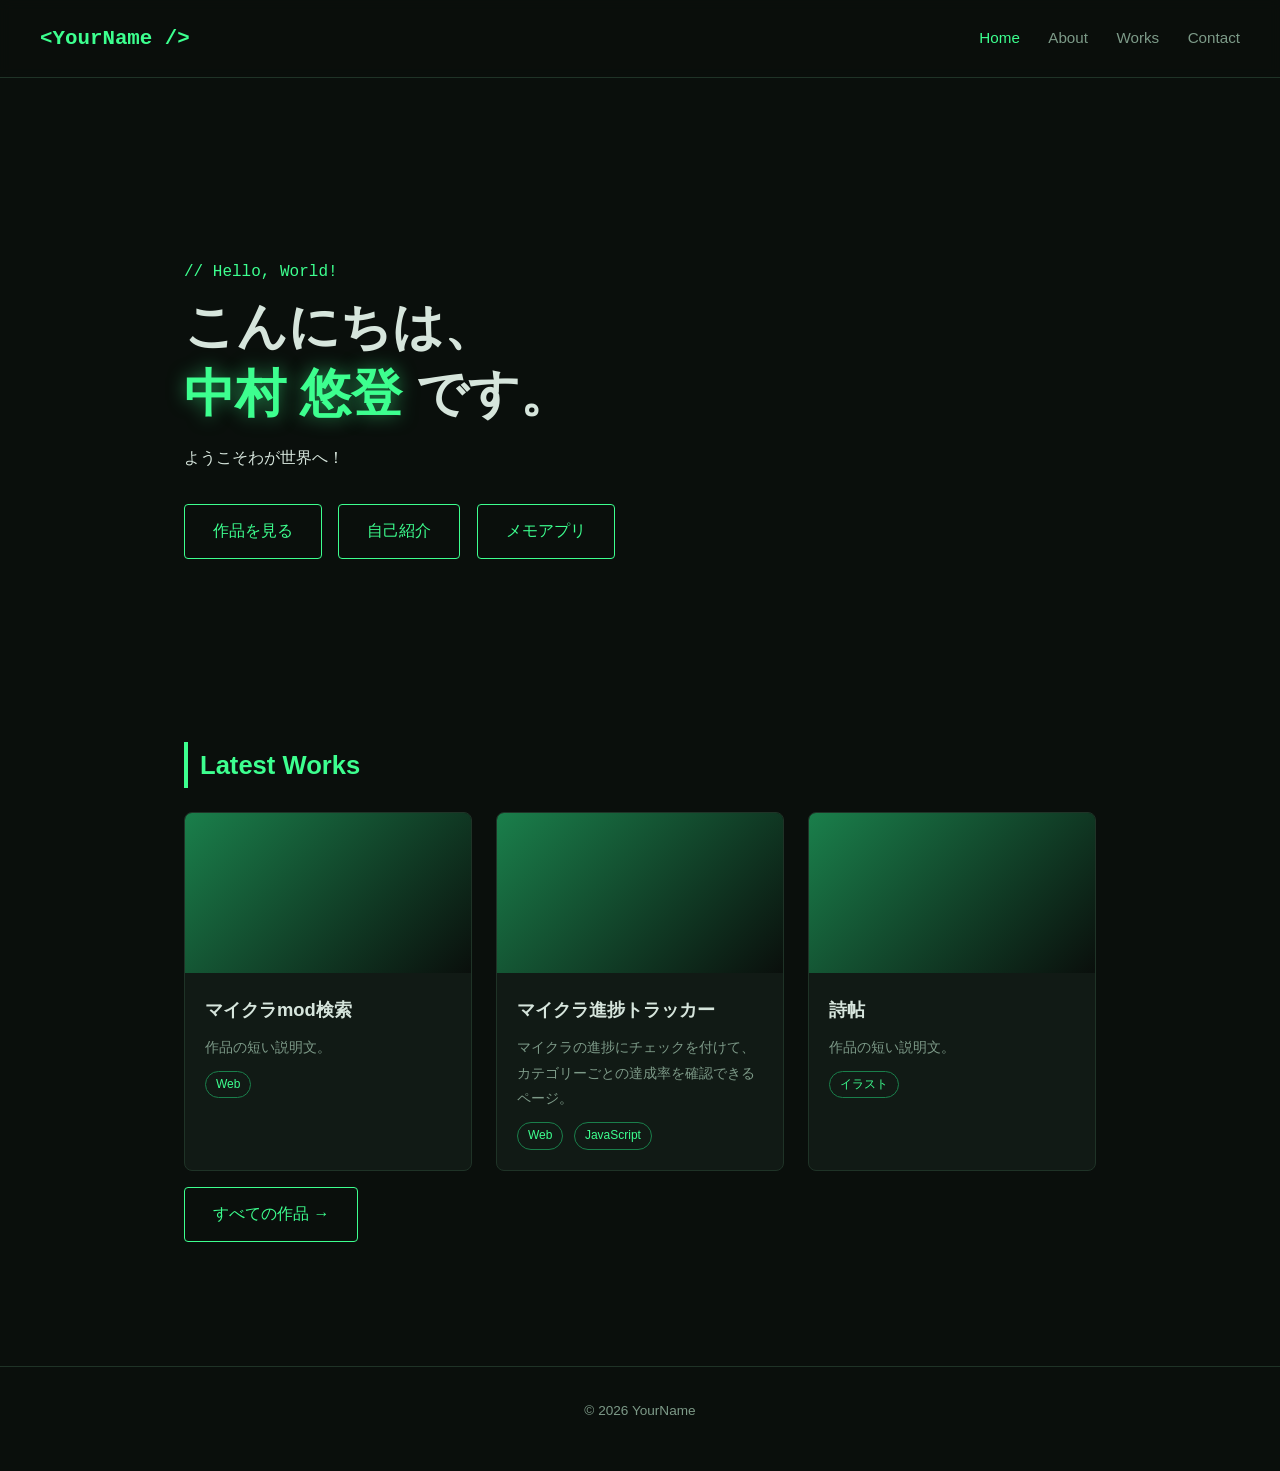
<file: index.html>
<!DOCTYPE html>
<!-- ↑ 「これはHTMLファイルです」という宣言。必ず1行目に書きます -->
<html lang="ja">

<!-- ===== head：ブラウザ向けの設定（画面には表示されない） ===== -->
<head>
  <meta charset="UTF-8">  <!-- 日本語が文字化けしないための設定 -->
  <meta name="viewport" content="width=device-width, initial-scale=1.0">  <!-- スマホ対応 -->
  <title>My Portfolio</title>  <!-- ブラウザのタブに表示される名前 -->
  <link rel="stylesheet" href="style.css">  <!-- デザインファイル(style.css)を読み込む -->
</head>

<!-- ===== body：画面に表示される中身 ===== -->
<body>

  <!-- ヘッダー（上部メニュー）。4ページとも同じ内容です -->
  <header class="header">
    <a href="index.html" class="logo">&lt;YourName /&gt;</a>
    <nav class="nav">
      <a href="index.html" class="active">Home</a>   <!-- 今いるページに class="active" -->
      <a href="about.html">About</a>
      <a href="works.html">Works</a>
      <a href="contact.html">Contact</a>
    </nav>
  </header>

  <main>

    <!-- 大きな自己紹介エリア -->
    <section class="hero">
      <p class="hero-small">// Hello, World!</p>
      <h1>こんにちは、<br><span class="glow">中村 悠登</span> です。</h1>
      <p>ようこそわが世界へ！</p>
      <div>
        <a href="works.html" class="button">作品を見る</a>
        <a href="about.html" class="button">自己紹介</a>
        <!-- メモアプリ（My notebook）へのボタン。新しいタブで開きます -->
        <a href="https://lumiere2110.github.io/My-notebook/" class="button" target="_blank">メモアプリ</a>
      </div>
    </section>

    <!-- 最新の作品（3つだけ紹介） -->
    <section>
      <h2>Latest Works</h2>
      <div class="cards">

        <a href="https://claude.ai/artifact/87Ac6ER9rVqyrskoAhkS92" class="card" target="_blank">
          <div class="card-image"></div>  <!-- 画像を入れるときは下の説明を参照 -->
          <div class="card-body">
            <h3>マイクラmod検索</h3>
            <p>作品の短い説明文。</p>
            <span class="tag">Web</span>
          </div>
        </a>

        <a href="advancements.html" class="card">
          <div class="card-image"></div>
          <div class="card-body">
            <h3>マイクラ進捗トラッカー</h3>
            <p>マイクラの進捗にチェックを付けて、カテゴリーごとの達成率を確認できるページ。</p>
            <span class="tag">Web</span>
            <span class="tag">JavaScript</span>
          </div>
        </a>

        <a href="https://claude.ai/artifact/4rUAtp9wFV2xARuPC4ooaP" class="card" target="_blank">
          <div class="card-image"></div>
          <div class="card-body">
            <h3>詩帖</h3>
            <p>作品の短い説明文。</p>
            <span class="tag">イラスト</span>
          </div>
        </a>

      </div>
      <a href="works.html" class="button">すべての作品 →</a>
    </section>

  </main>

  <!-- フッター（ページ下部） -->
  <footer class="footer">
    <p>&copy; 2026 YourName</p>
  </footer>

</body>
</html>
</file>
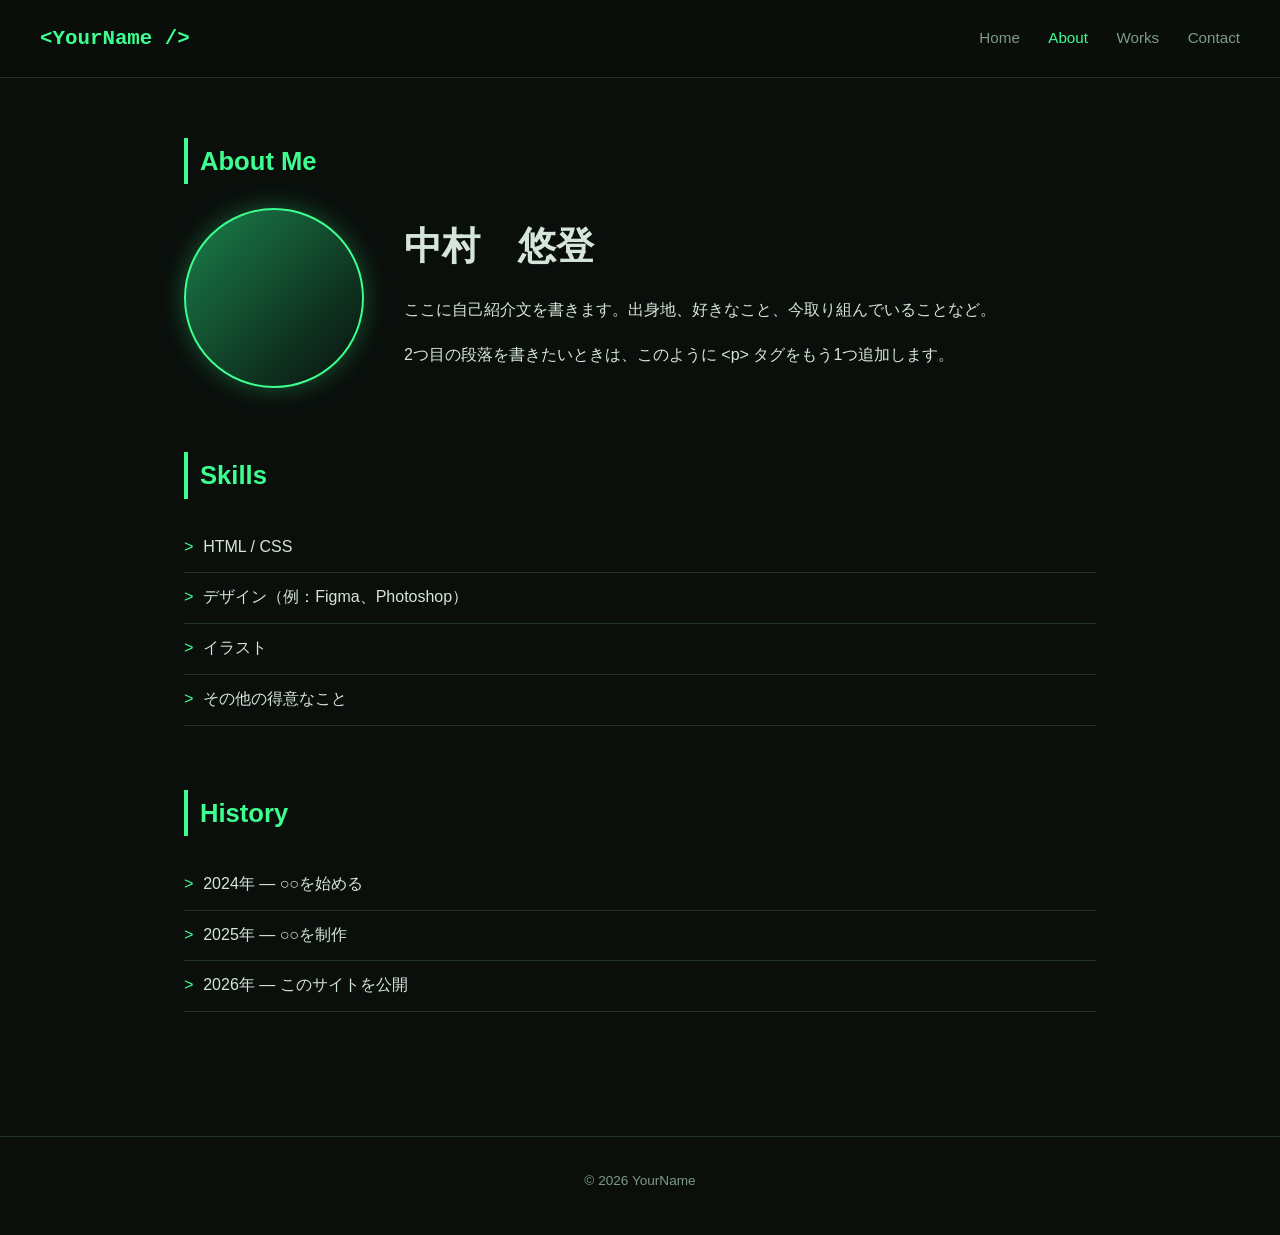
<file: about.html>
<!DOCTYPE html>
<html lang="ja">
<head>
  <meta charset="UTF-8">
  <meta name="viewport" content="width=device-width, initial-scale=1.0">
  <title>About | My Portfolio</title>
  <link rel="stylesheet" href="style.css">
</head>
<body>

  <header class="header">
    <a href="index.html" class="logo">&lt;YourName /&gt;</a>
    <nav class="nav">
      <a href="index.html">Home</a>
      <a href="about.html" class="active">About</a>
      <a href="works.html">Works</a>
      <a href="contact.html">Contact</a>
    </nav>
  </header>

  <main>

    <!-- プロフィール -->
    <section>
      <h2>About Me</h2>
      <div class="profile">
        <!-- プロフィール画像。images フォルダに写真を入れたら、
             下の行を <img src="images/profile.jpg" alt="プロフィール写真" class="profile-image"> に置き換え -->
        <div class="profile-image"></div>

        <div class="profile-text">
          <h1>中村　悠登</h1>
          <p>ここに自己紹介文を書きます。出身地、好きなこと、今取り組んでいることなど。</p>
          <p>2つ目の段落を書きたいときは、このように &lt;p&gt; タグをもう1つ追加します。</p>
        </div>
      </div>
    </section>

    <!-- スキル一覧。<li>〜</li> を増やすと項目が増えます -->
    <section>
      <h2>Skills</h2>
      <ul class="skills">
        <li>HTML / CSS</li>
        <li>デザイン（例：Figma、Photoshop）</li>
        <li>イラスト</li>
        <li>その他の得意なこと</li>
      </ul>
    </section>

    <!-- 経歴 -->
    <section>
      <h2>History</h2>
      <ul class="skills">
        <li>2024年 ― ○○を始める</li>
        <li>2025年 ― ○○を制作</li>
        <li>2026年 ― このサイトを公開</li>
      </ul>
    </section>

  </main>

  <footer class="footer">
    <p>&copy; 2026 YourName</p>
  </footer>

</body>
</html>
</file>
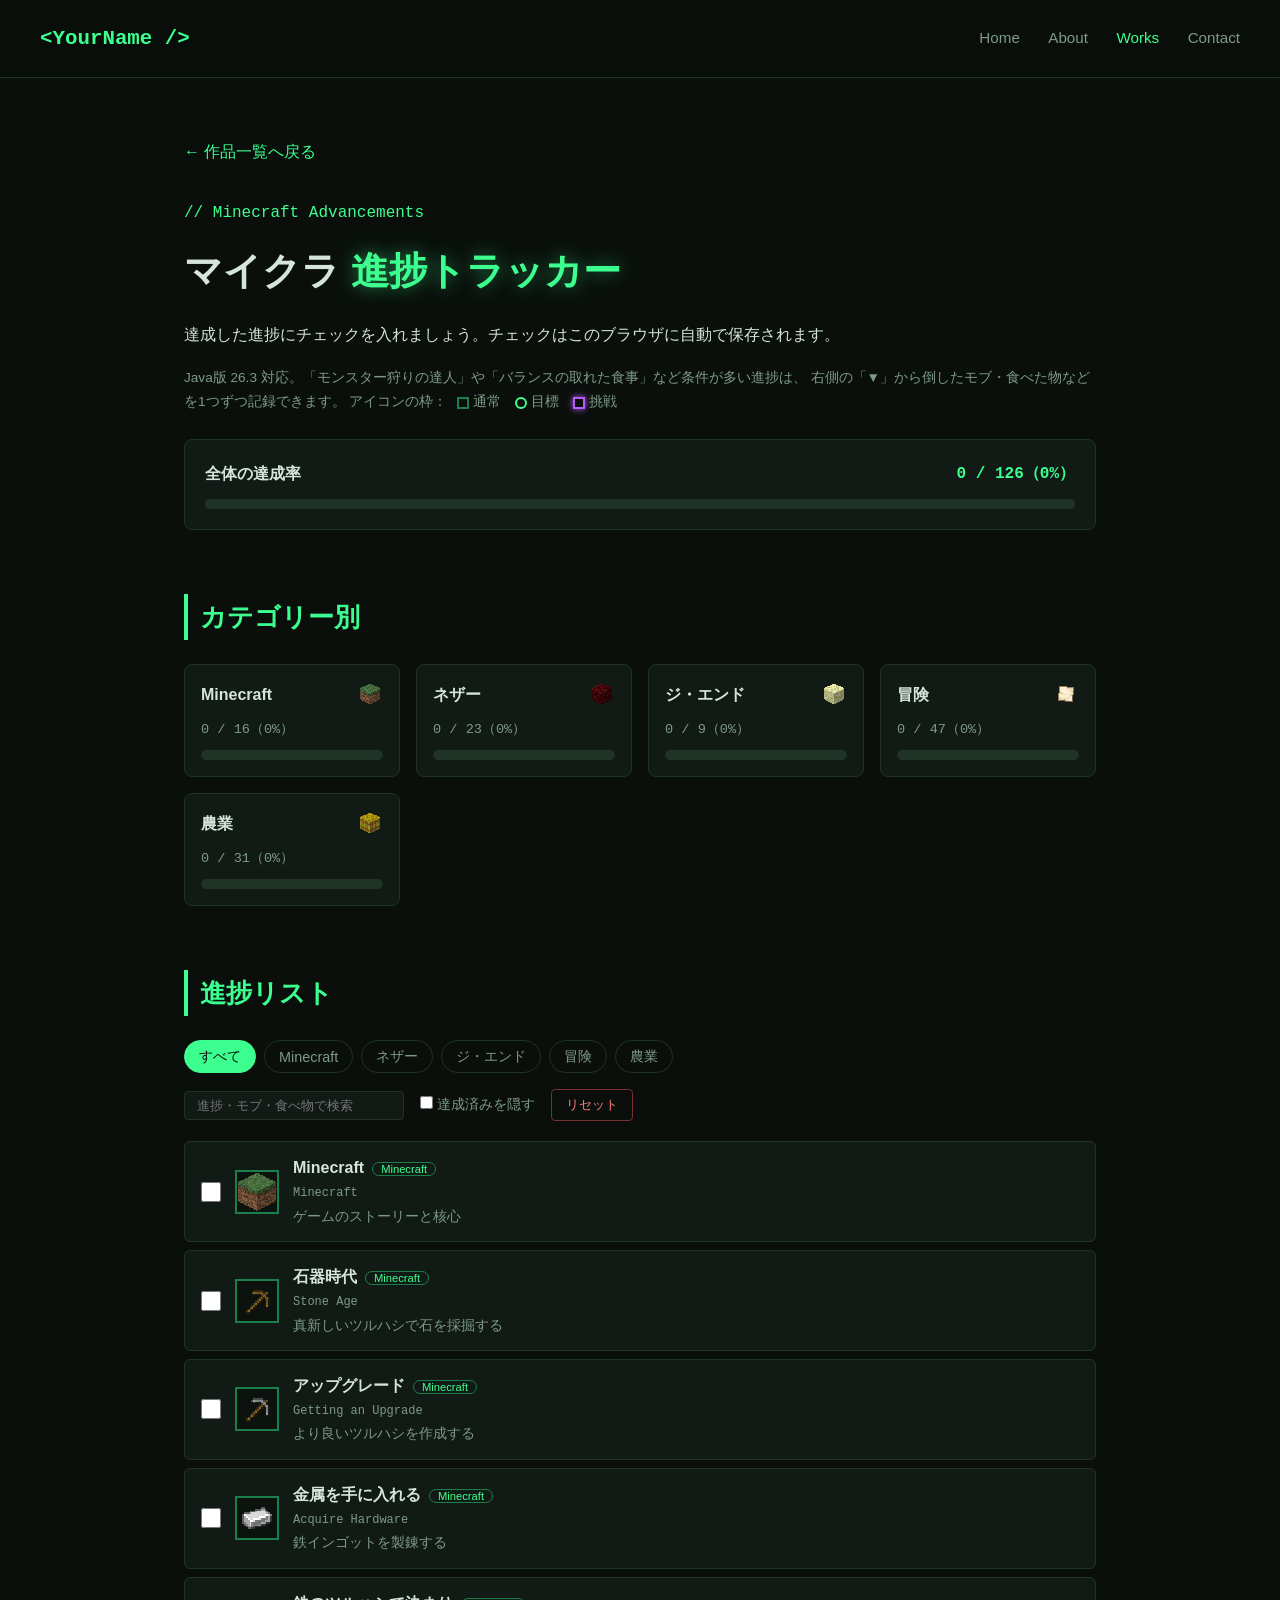
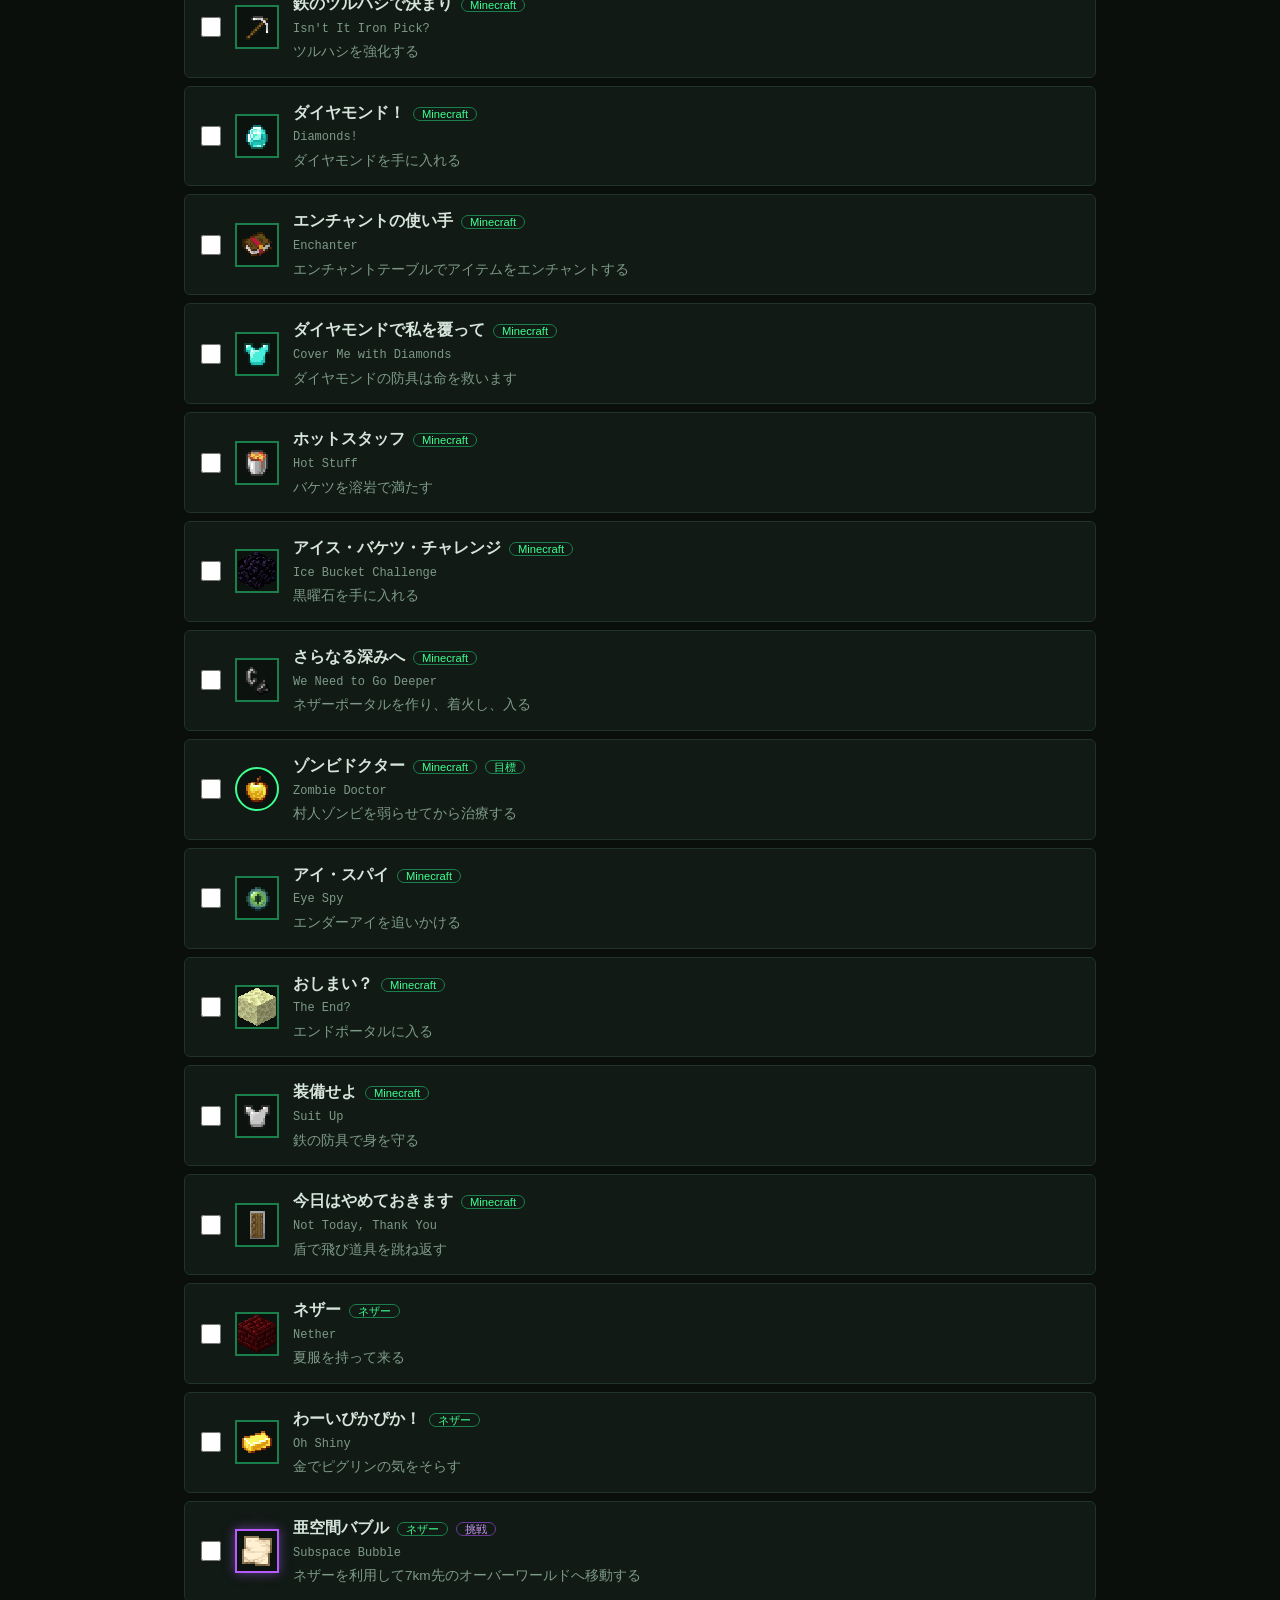
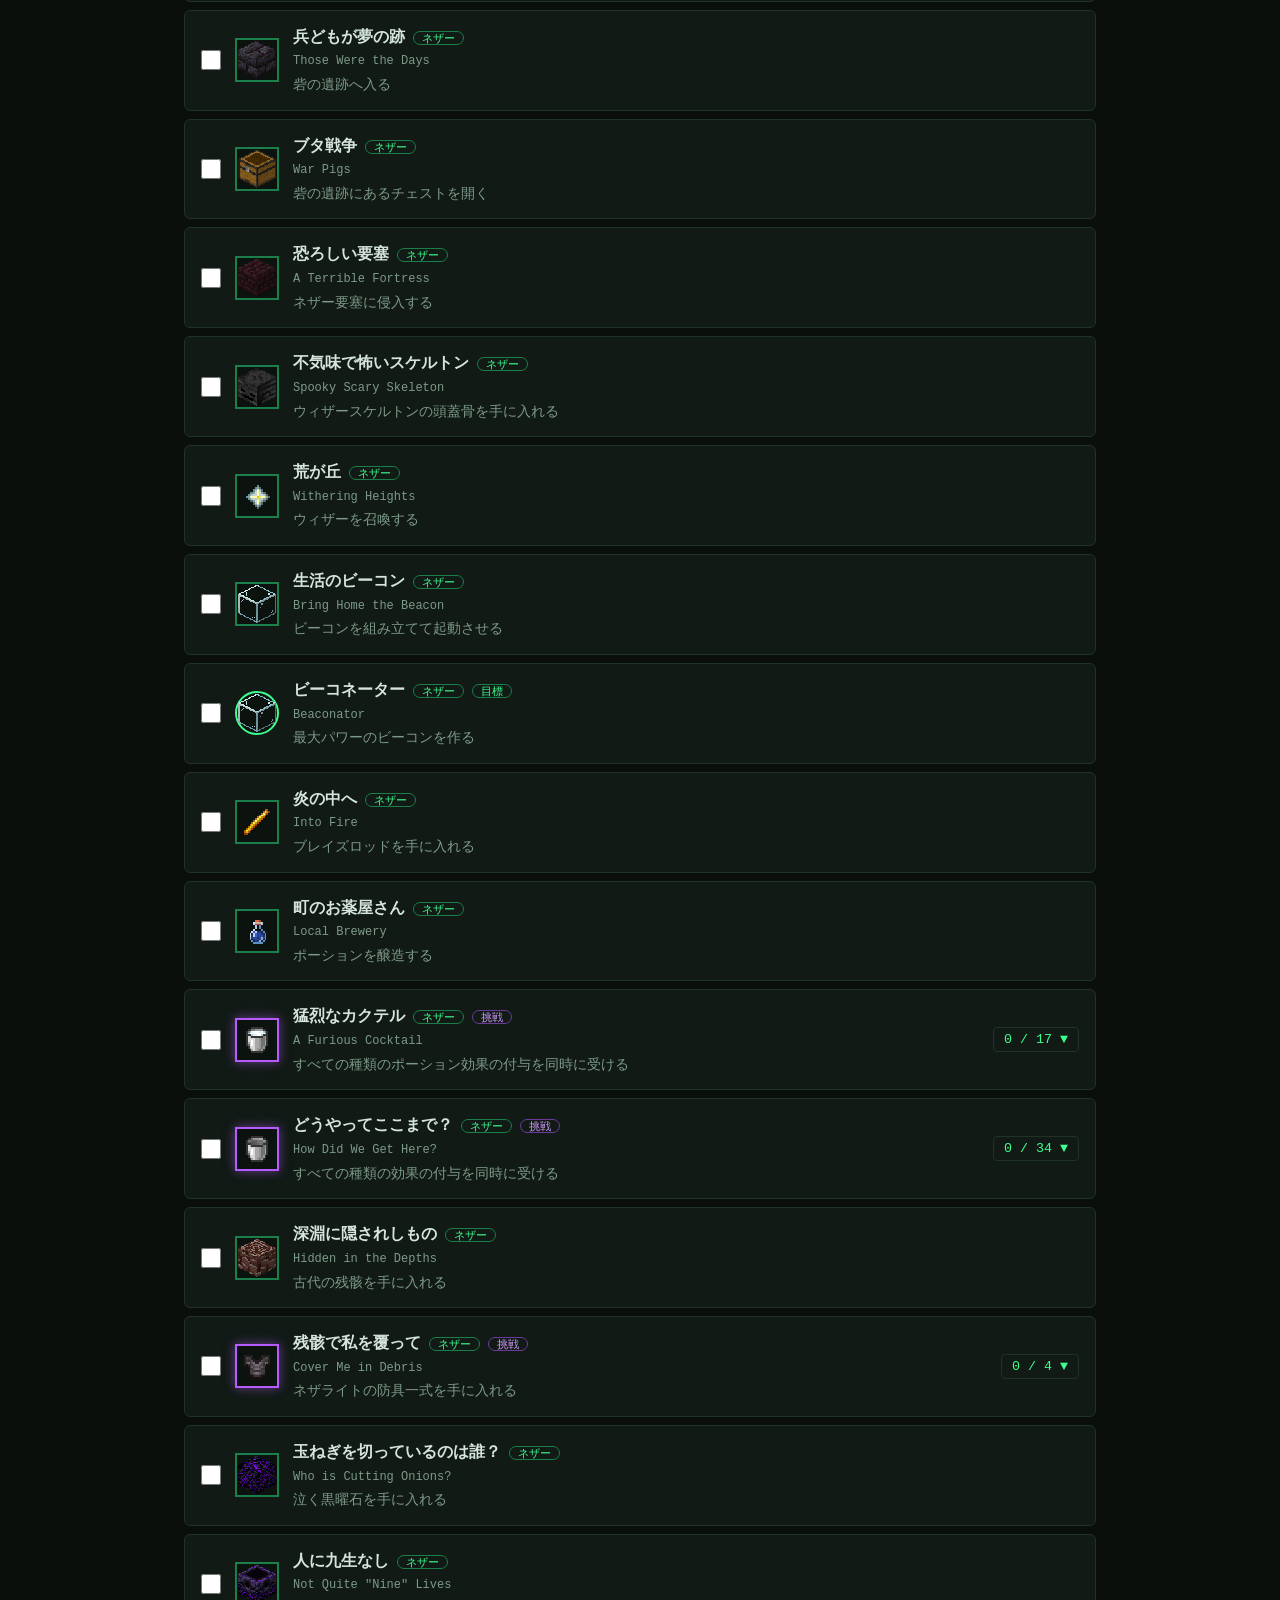
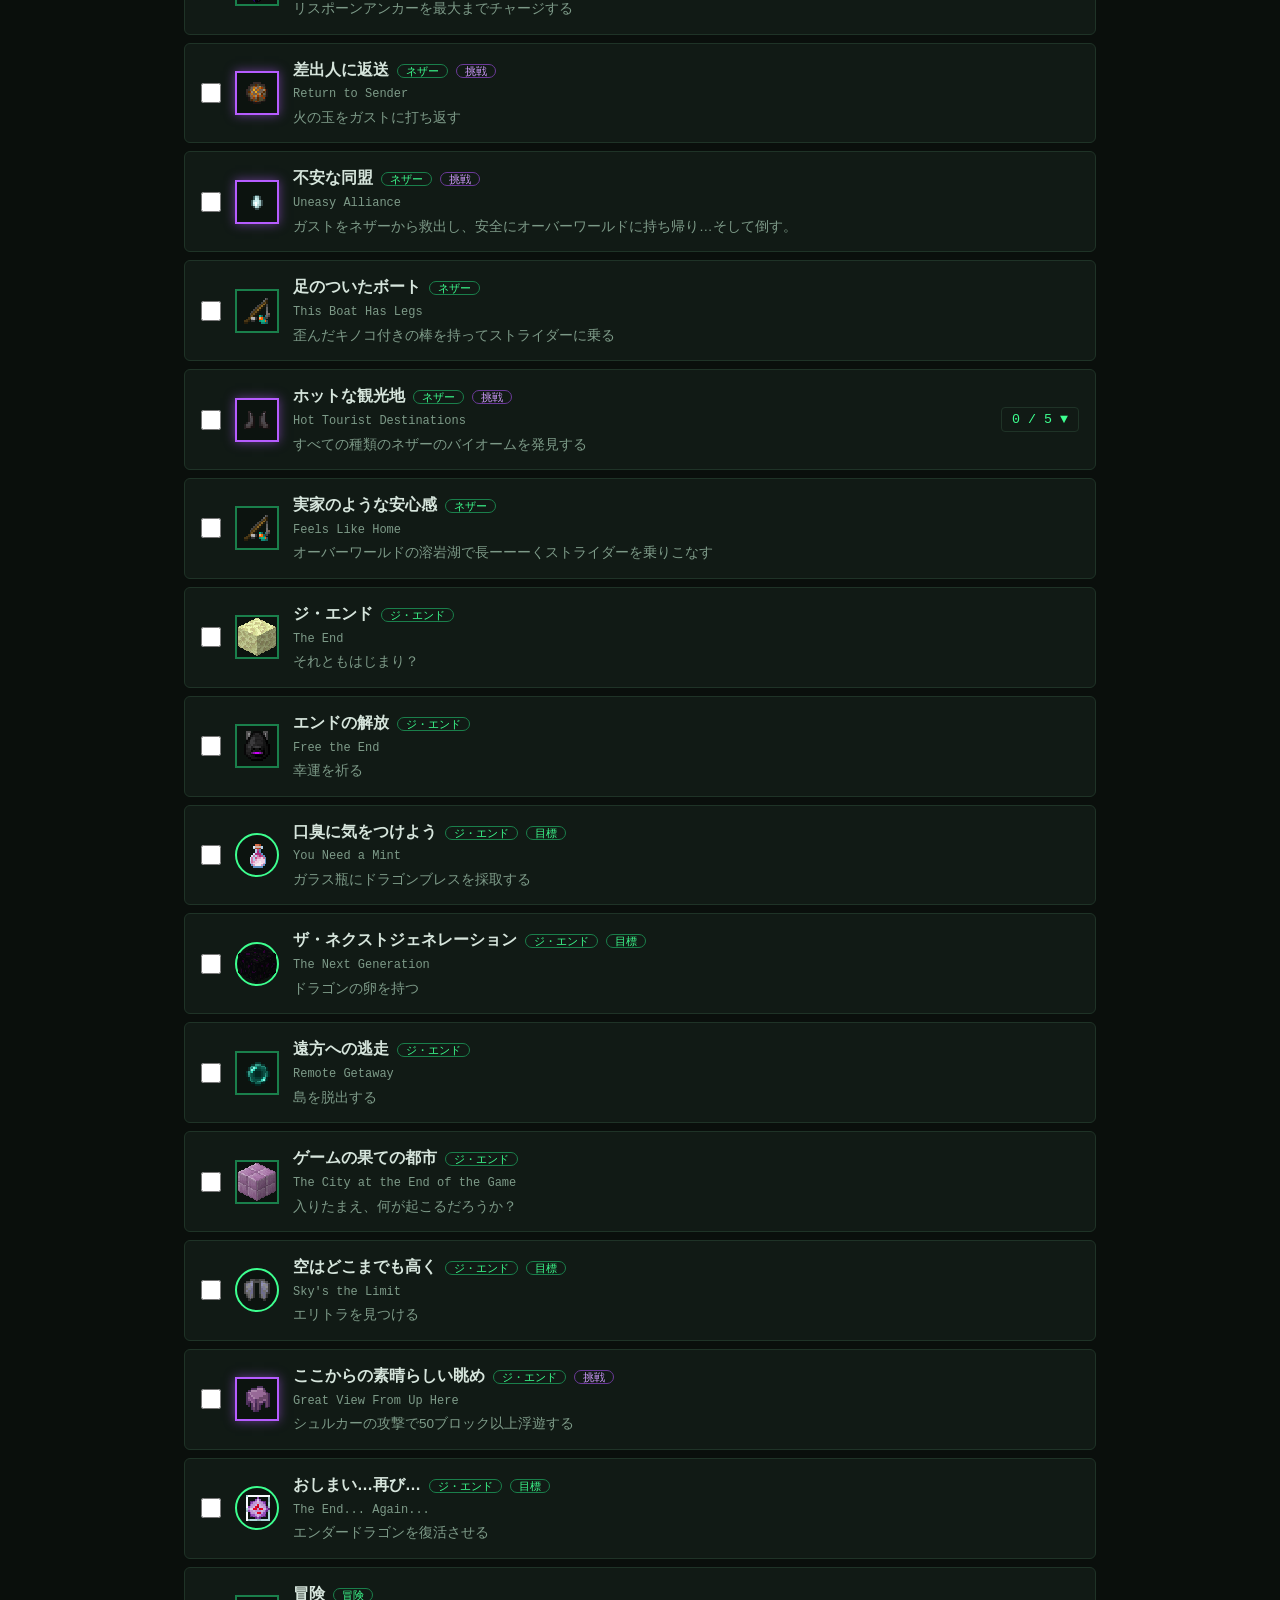
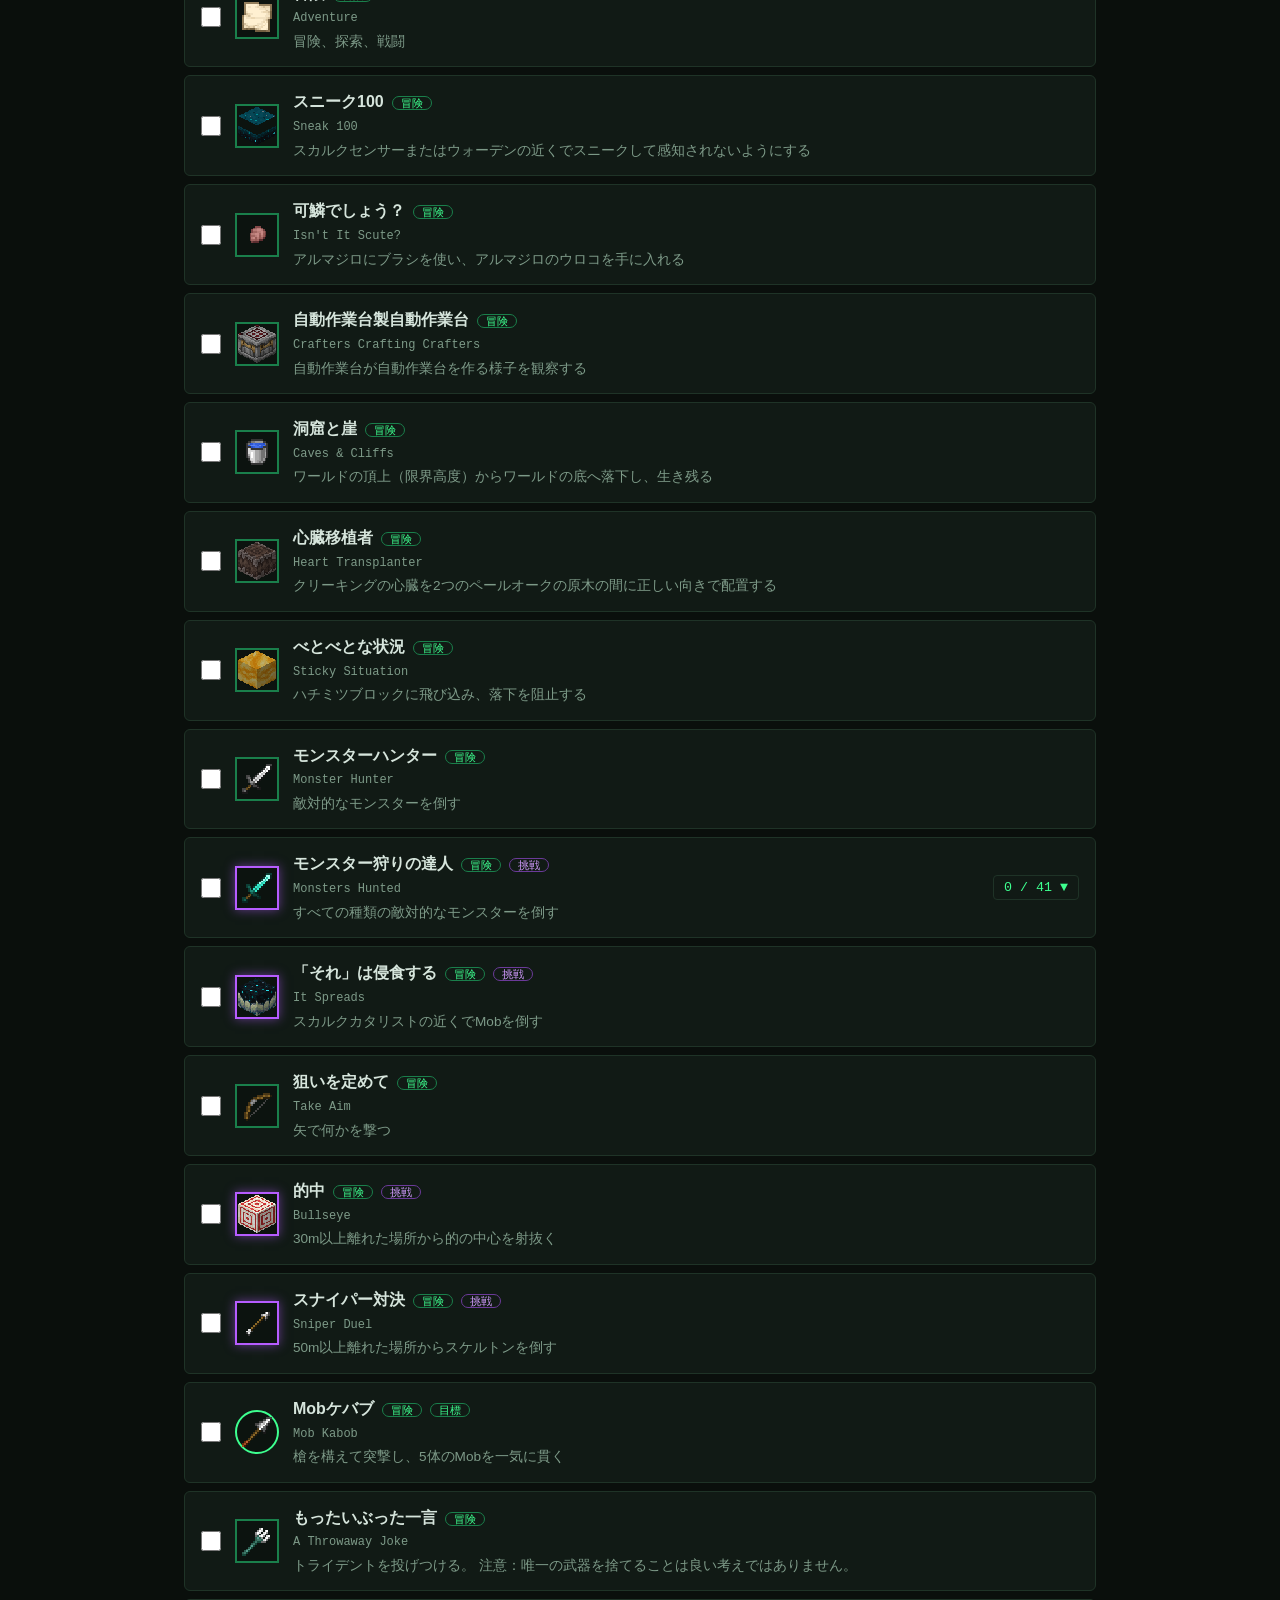
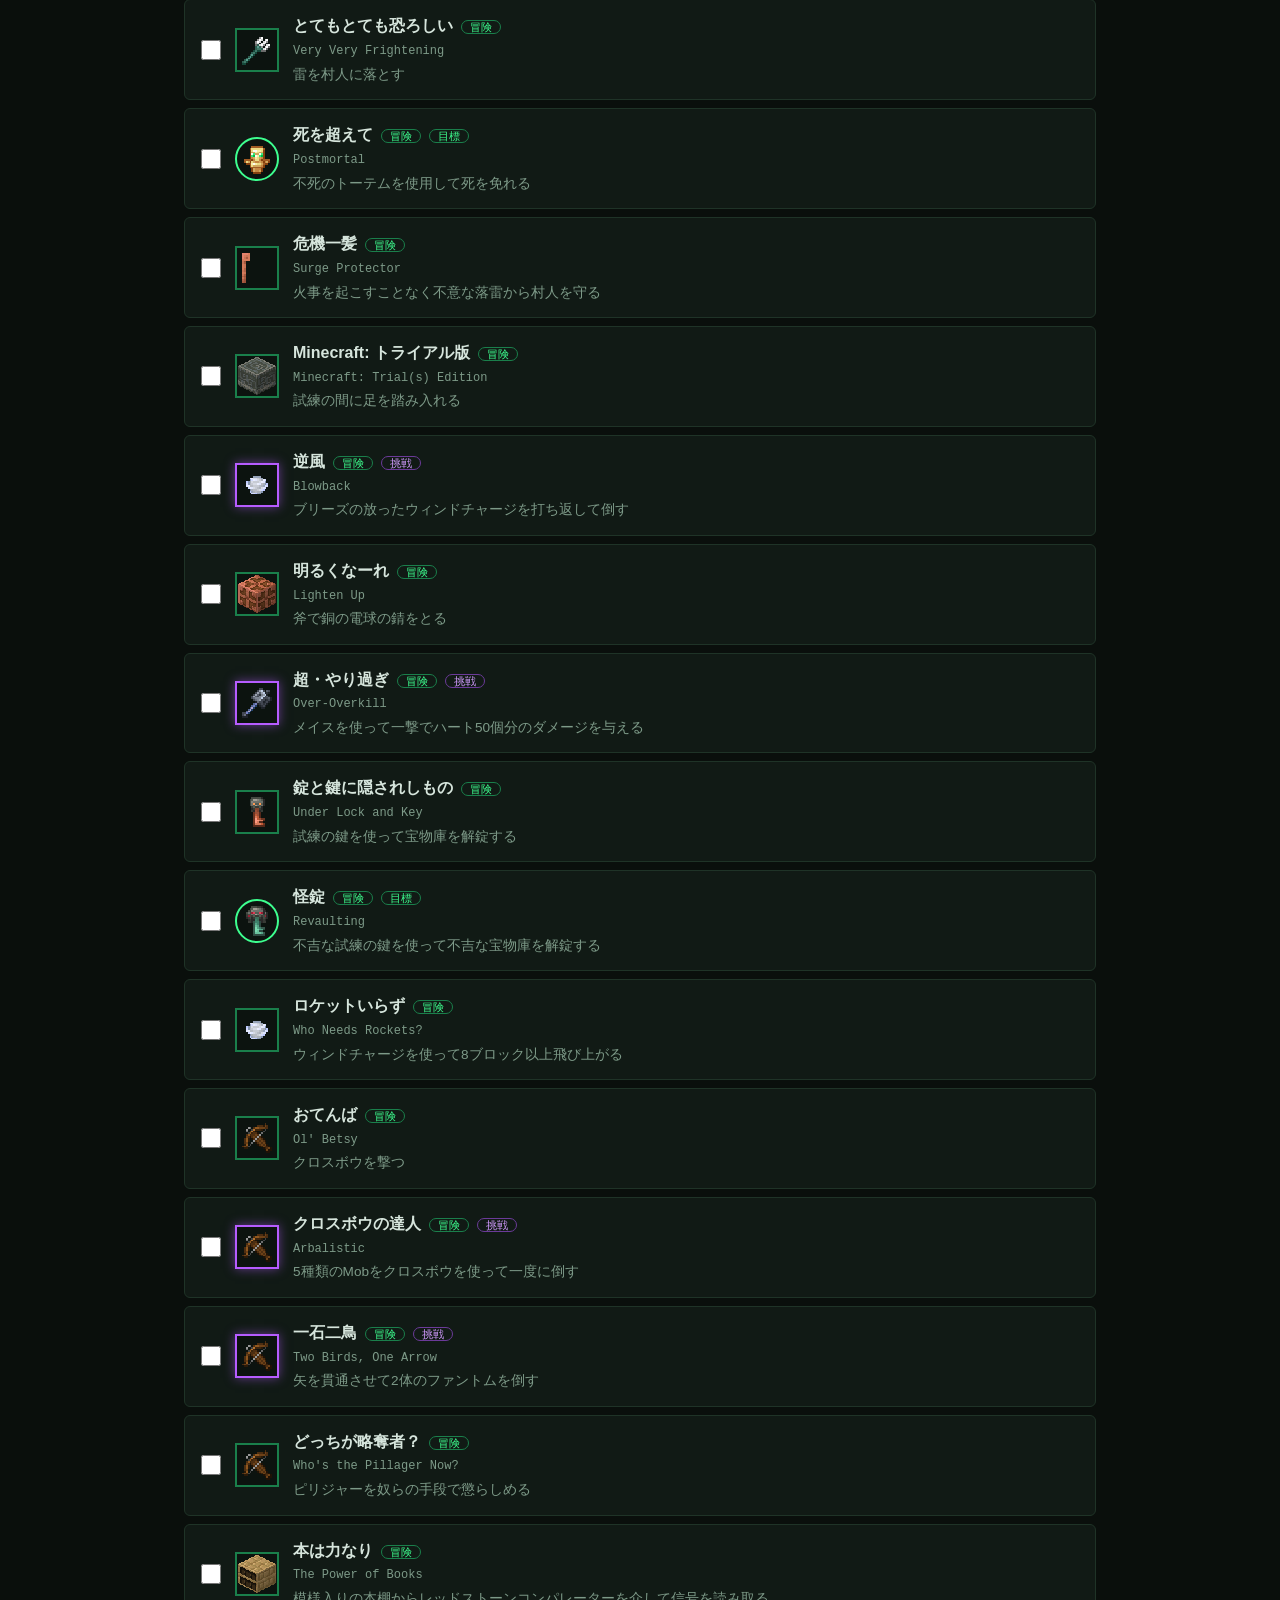
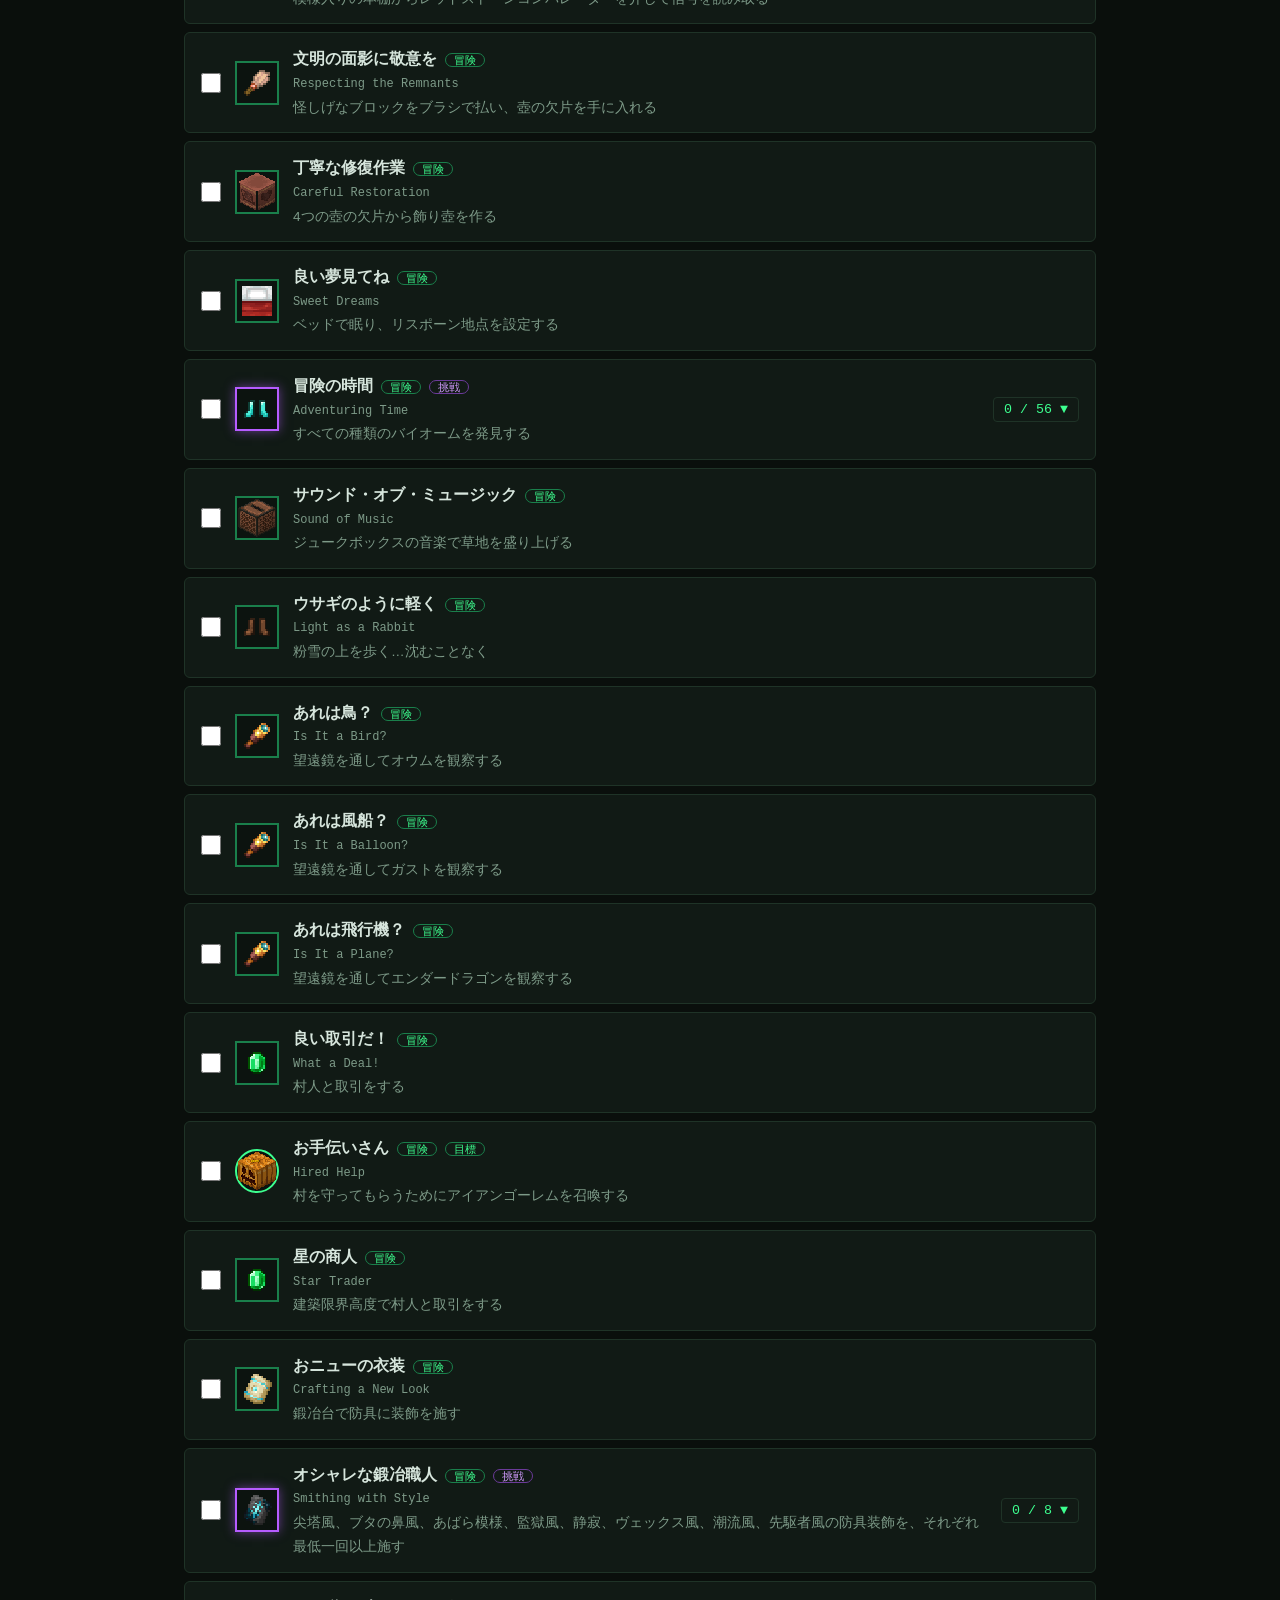
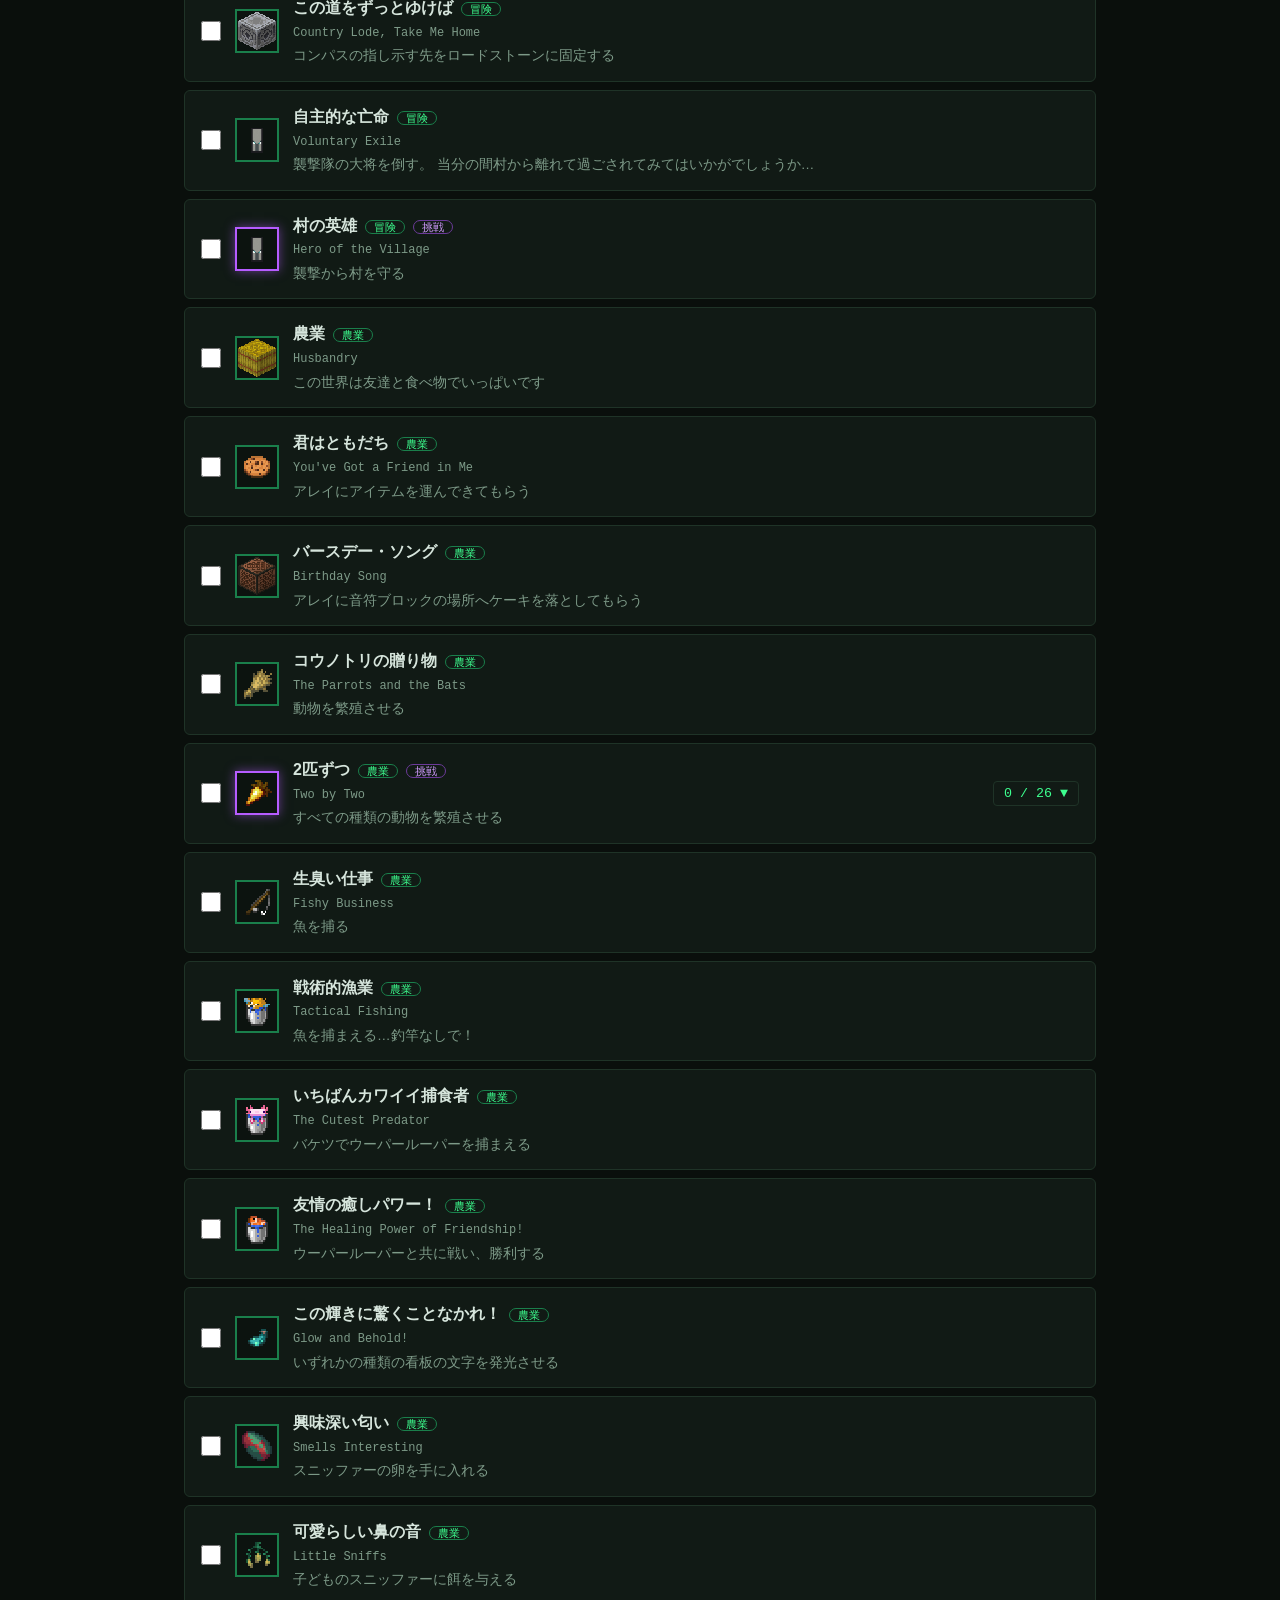
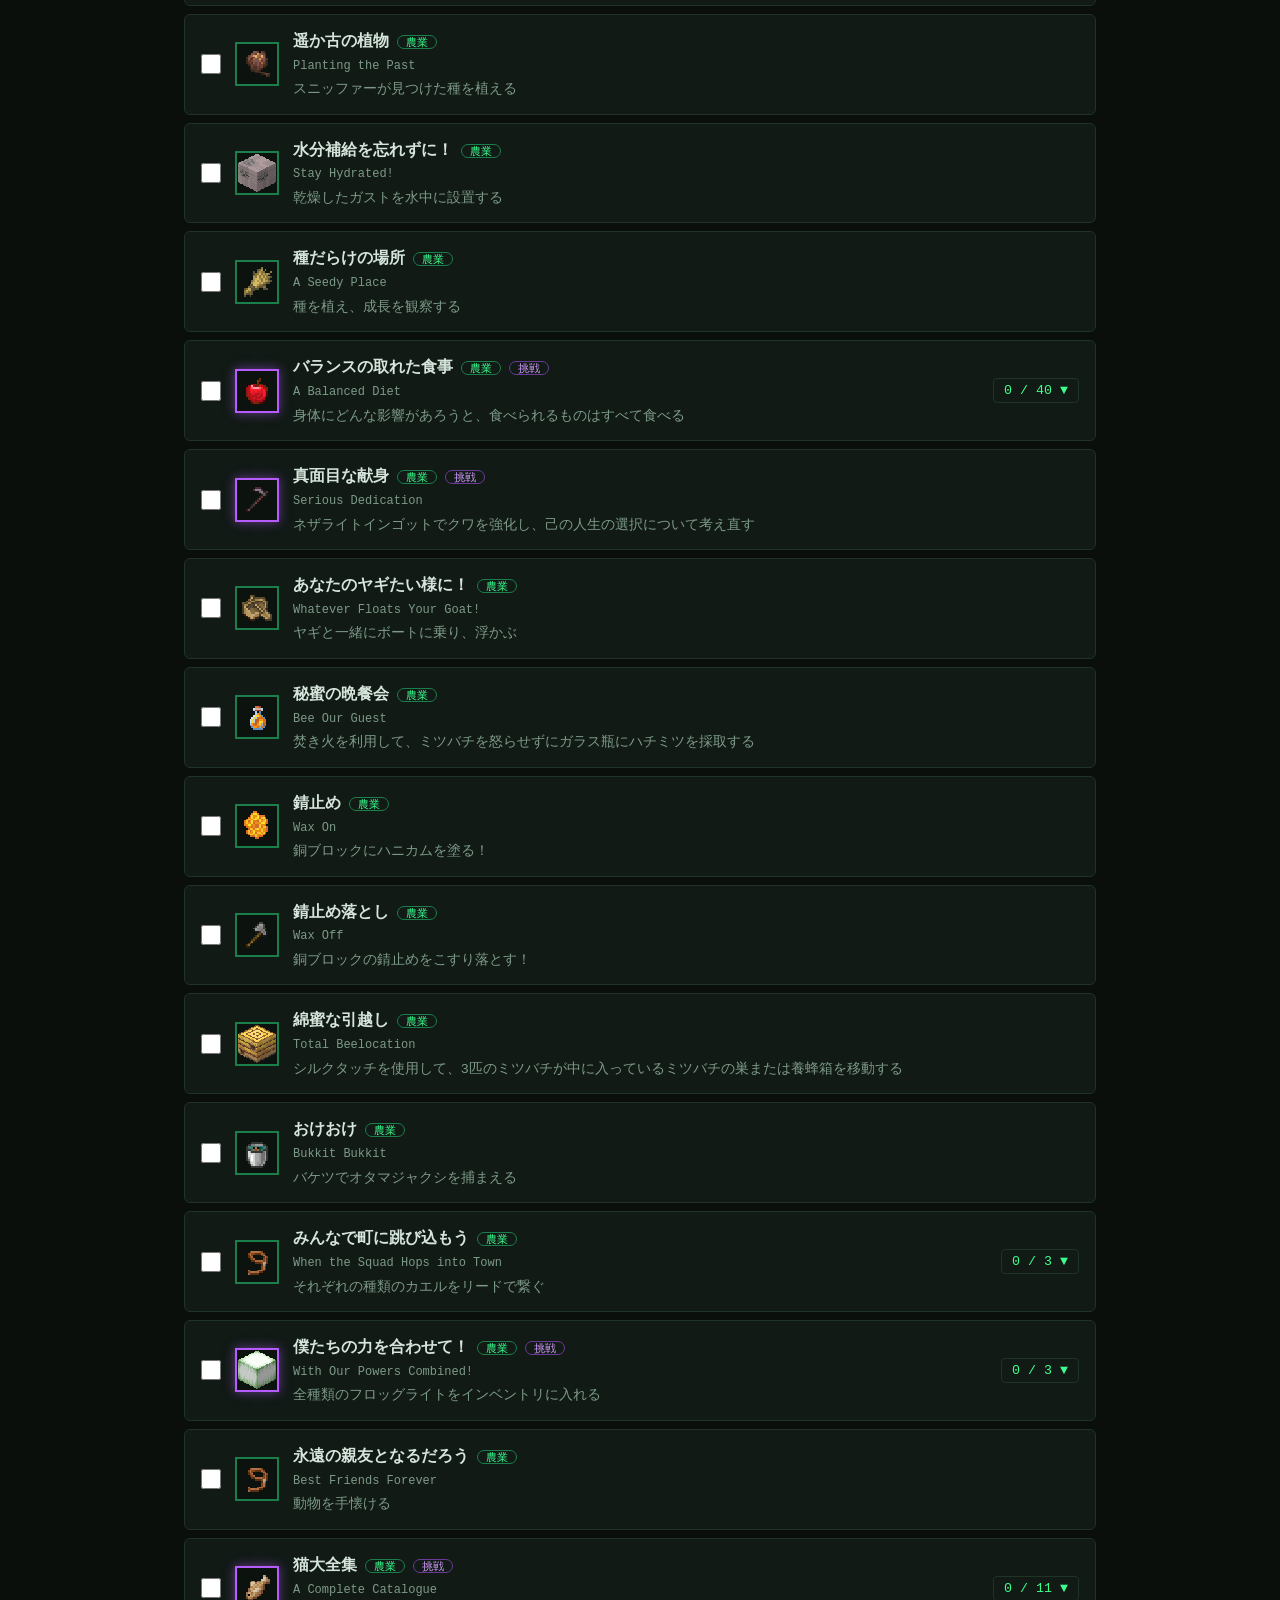
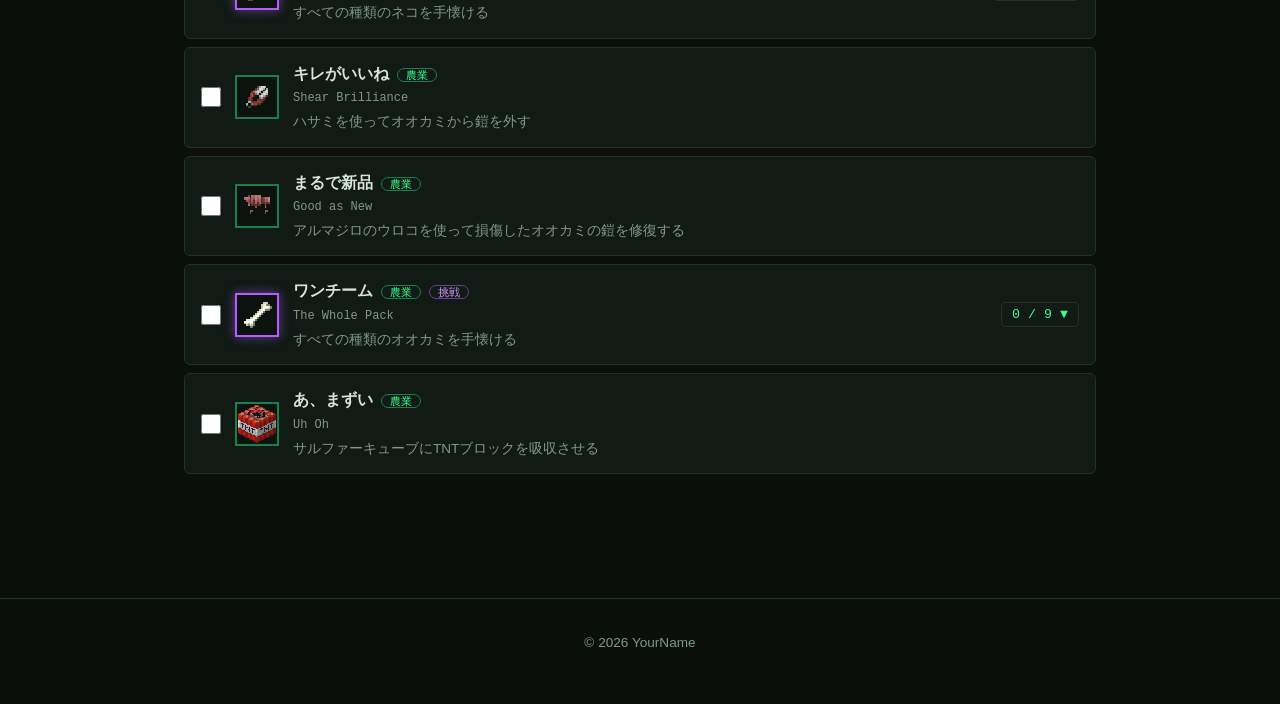
<file: advancements.html>
<!DOCTYPE html>
<html lang="ja">
<head>
  <meta charset="UTF-8">
  <meta name="viewport" content="width=device-width, initial-scale=1.0">
  <title>マイクラ進捗トラッカー</title>
  <link rel="stylesheet" href="style.css">          <!-- サイト共通のデザイン -->
  <link rel="stylesheet" href="advancements.css">   <!-- このページ専用のデザイン -->
</head>
<body>

  <header class="header">
    <a href="index.html" class="logo">&lt;YourName /&gt;</a>
    <nav class="nav">
      <a href="index.html">Home</a>
      <a href="about.html">About</a>
      <a href="works.html" class="active">Works</a>
      <a href="contact.html">Contact</a>
    </nav>
  </header>

  <main>
    <a href="works.html">← 作品一覧へ戻る</a>

    <section class="adv-top">
      <p class="hero-small">// Minecraft Advancements</p>
      <h1>マイクラ <span class="glow">進捗トラッカー</span></h1>
      <p>達成した進捗にチェックを入れましょう。チェックはこのブラウザに自動で保存されます。</p>
      <p class="adv-note">
        Java版 26.3 対応。「モンスター狩りの達人」や「バランスの取れた食事」など条件が多い進捗は、
        右側の「▼」から倒したモブ・食べた物などを1つずつ記録できます。
        アイコンの枠：<span class="legend task"></span>通常 <span class="legend goal"></span>目標 <span class="legend challenge"></span>挑戦
      </p>

      <!-- 全体の達成率（数字とバーは advancements.js が自動で書き換えます） -->
      <div class="total">
        <div class="total-label">
          <span>全体の達成率</span>
          <span id="total-text">0 / 0（0%）</span>
        </div>
        <div class="bar"><div class="bar-fill" id="total-bar"></div></div>
      </div>
    </section>

    <!-- カテゴリーごとの達成率（advancements.js が中身を作ります） -->
    <section>
      <h2>カテゴリー別</h2>
      <div class="cat-grid" id="cat-grid"></div>
    </section>

    <!-- 進捗のリスト -->
    <section>
      <h2>進捗リスト</h2>

      <div class="toolbar">
        <!-- カテゴリーの切り替えボタン（advancements.js が作ります） -->
        <div class="tabs" id="tabs"></div>

        <div class="options">
          <input type="search" id="search" class="search" placeholder="進捗・モブ・食べ物で検索">
          <label><input type="checkbox" id="hide-done"> 達成済みを隠す</label>
          <button type="button" class="reset" id="reset">リセット</button>
        </div>
      </div>

      <ul class="adv-list" id="adv-list"></ul>
    </section>
  </main>

  <footer class="footer">
    <p>&copy; 2026 YourName</p>
  </footer>

  <!-- ページを動かすプログラム。HTMLを読み込んだ後に実行するため一番下に書きます -->
  <script src="advancements-data.js"></script>  <!-- 進捗のデータ -->
  <script src="advancements.js"></script>       <!-- 動きのプログラム -->

</body>
</html>
</file>
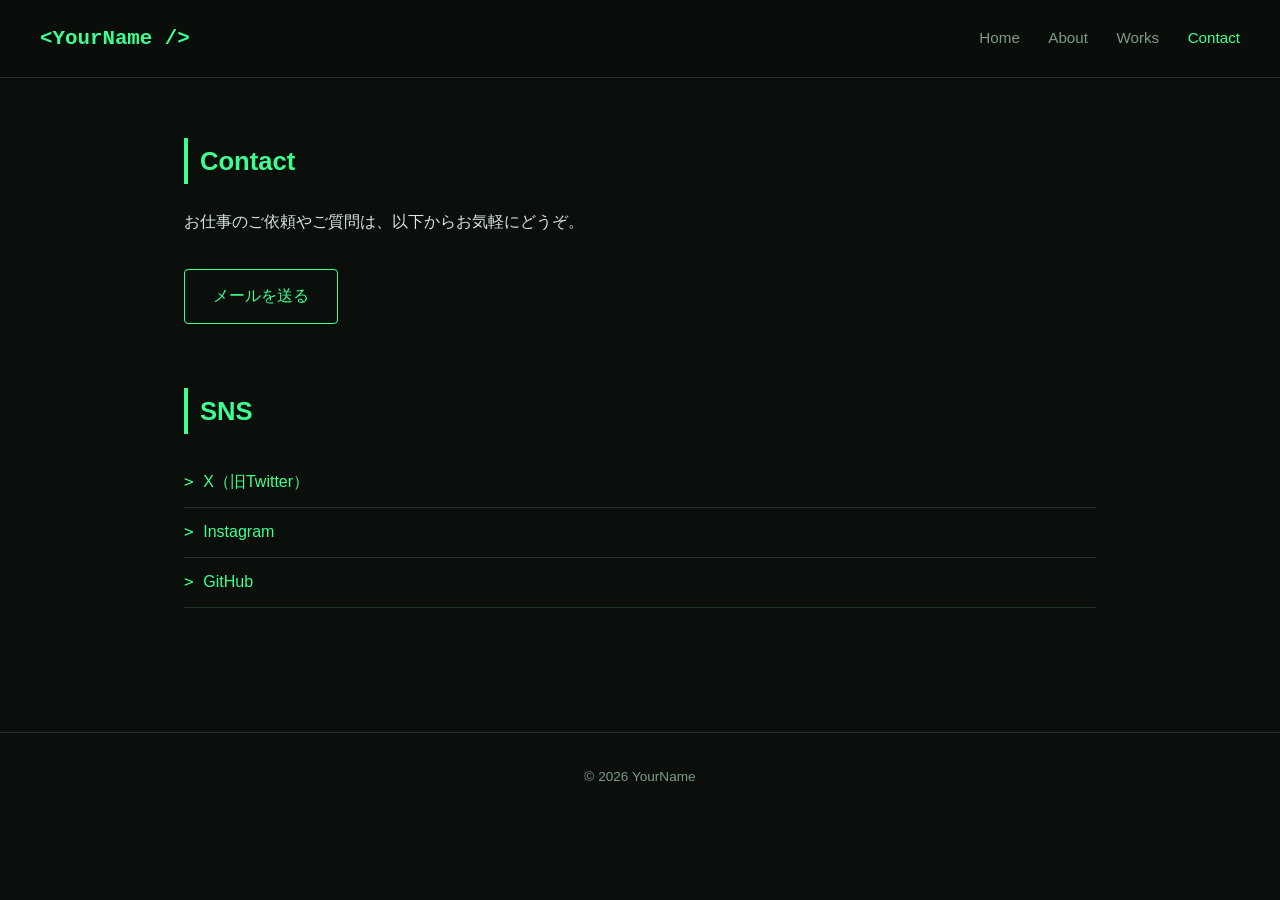
<file: contact.html>
<!DOCTYPE html>
<html lang="ja">
<head>
  <meta charset="UTF-8">
  <meta name="viewport" content="width=device-width, initial-scale=1.0">
  <title>Contact | My Portfolio</title>
  <link rel="stylesheet" href="style.css">
</head>
<body>

  <header class="header">
    <a href="index.html" class="logo">&lt;YourName /&gt;</a>
    <nav class="nav">
      <a href="index.html">Home</a>
      <a href="about.html">About</a>
      <a href="works.html">Works</a>
      <a href="contact.html" class="active">Contact</a>
    </nav>
  </header>

  <main>
    <section>
      <h2>Contact</h2>
      <p>お仕事のご依頼やご質問は、以下からお気軽にどうぞ。</p>

      <!-- 「mailto:」を付けると、クリックでメールソフトが開きます。
           example@example.com を自分のアドレスに変えてください -->
      <a href="mailto:example@example.com" class="button">メールを送る</a>
    </section>

    <section>
      <h2>SNS</h2>
      <!-- href="..." の中をあなたのSNSのURLに変えてください。
           target="_blank" は「新しいタブで開く」という意味です -->
      <ul class="skills">
        <li><a href="https://x.com/" target="_blank">X（旧Twitter）</a></li>
        <li><a href="https://www.instagram.com/" target="_blank">Instagram</a></li>
        <li><a href="https://github.com/" target="_blank">GitHub</a></li>
      </ul>
    </section>
  </main>

  <footer class="footer">
    <p>&copy; 2026 YourName</p>
  </footer>

</body>
</html>
</file>
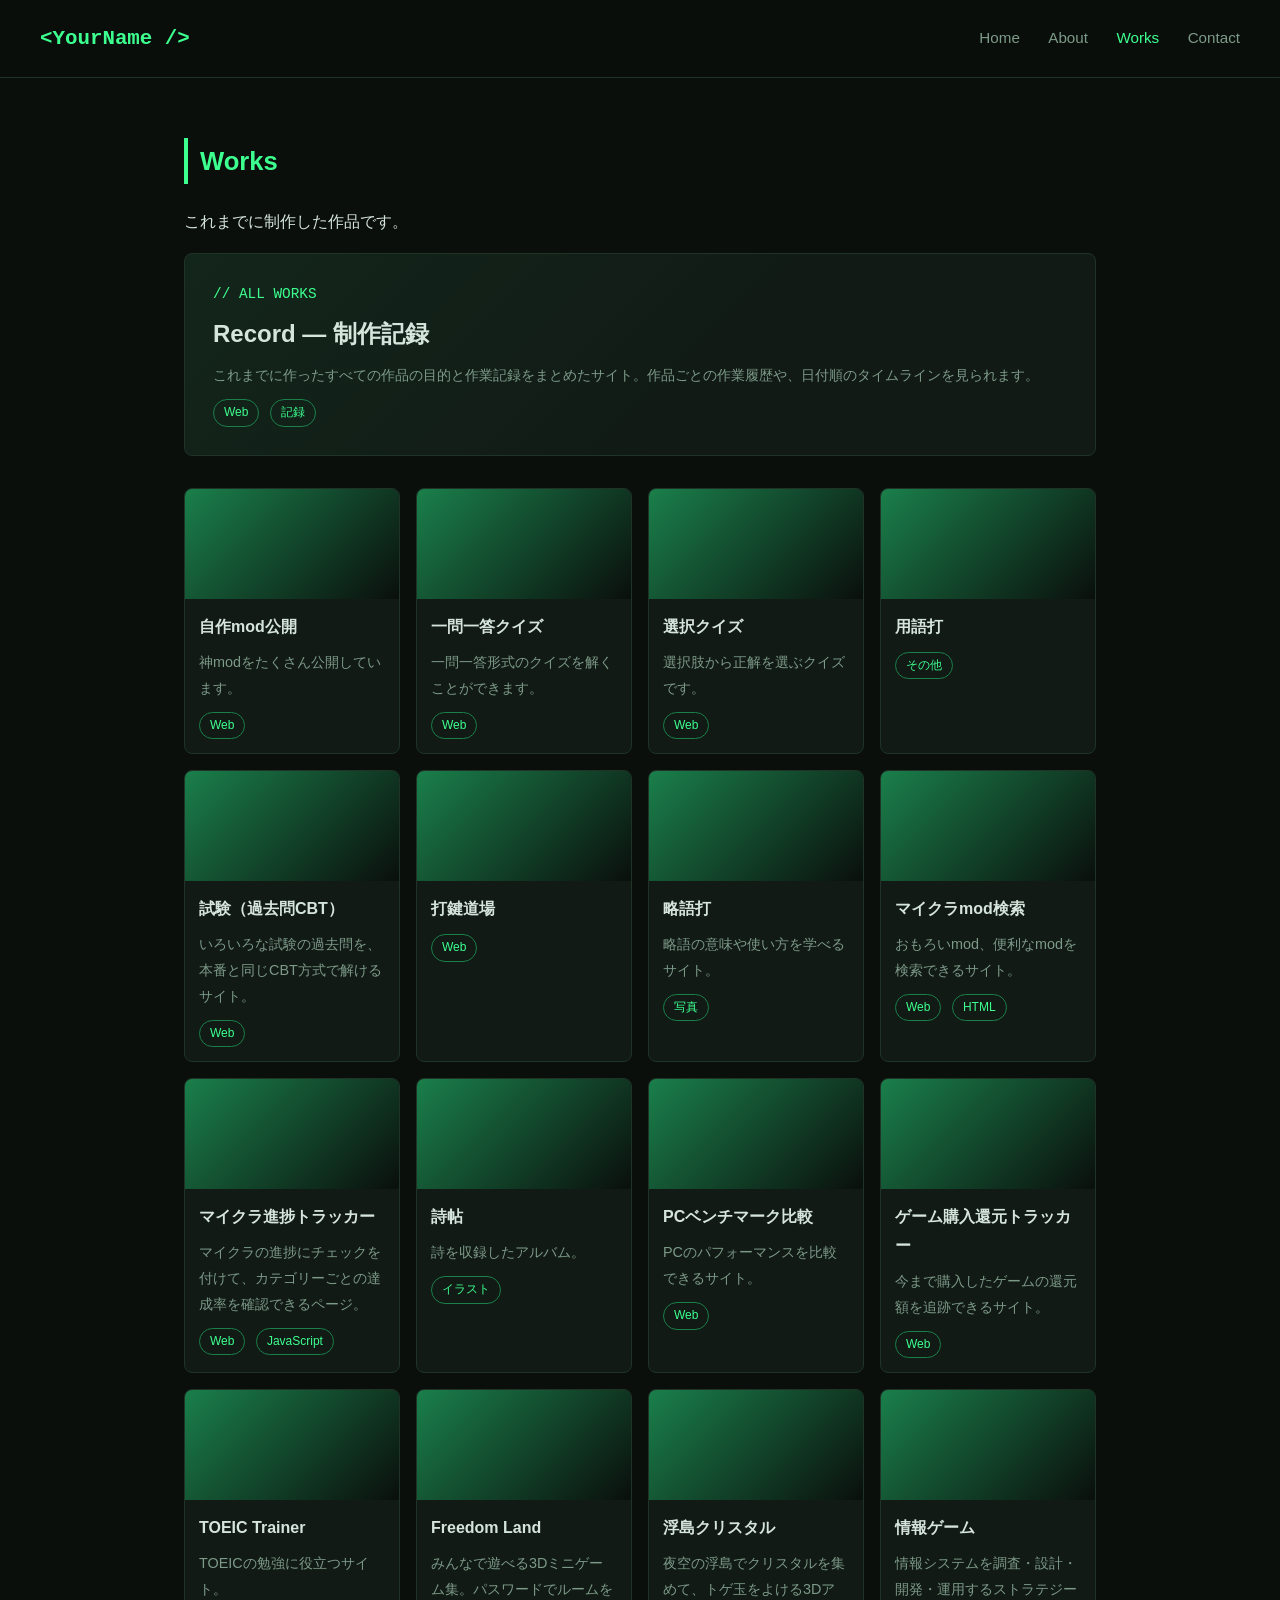
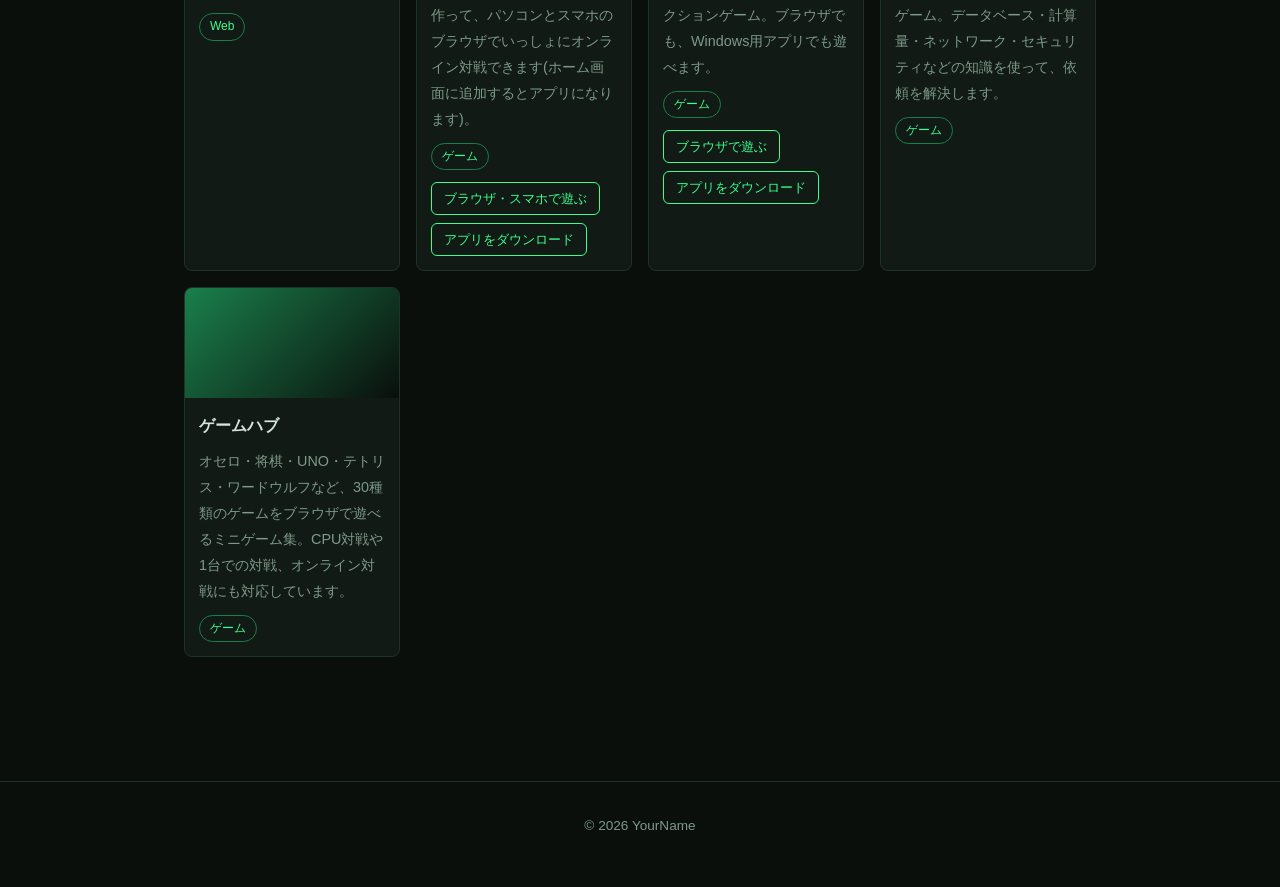
<file: works.html>
<!DOCTYPE html>
<html lang="ja">
<head>
  <meta charset="UTF-8">
  <meta name="viewport" content="width=device-width, initial-scale=1.0">
  <title>Works | My Portfolio</title>
  <link rel="stylesheet" href="style.css">
</head>
<body>

  <header class="header">
    <a href="index.html" class="logo">&lt;YourName /&gt;</a>
    <nav class="nav">
      <a href="index.html">Home</a>
      <a href="about.html">About</a>
      <a href="works.html" class="active">Works</a>
      <a href="contact.html">Contact</a>
    </nav>
  </header>

  <main>
    <section>
      <h2>Works</h2>
      <p>これまでに制作した作品です。</p>

      <!-- ▼ 一番上の大きなカード：すべての作品の記録 ▼ -->
      <a href="https://lumiere2110.github.io/Record/" class="card card-featured" target="_blank">
        <div class="card-body">
          <p class="featured-label">// ALL WORKS</p>
          <h3>Record ― 制作記録</h3>
          <p>これまでに作ったすべての作品の目的と作業記録をまとめたサイト。作品ごとの作業履歴や、日付順のタイムラインを見られます。</p>
          <span class="tag">Web</span>
          <span class="tag">記録</span>
        </div>
      </a>

      <!-- 作品カードの一覧（横4列 × 縦5段 = 最大20枚） -->
      <div class="cards cards-4">

        <!-- ▼ 作品カード1枚分（ここから） ▼
             作品を増やすときは、<a ... class="card"> 〜 </a> までをコピーして貼り付けます。
             href="..." の中を作品のURLに変えると、カードをクリックしたときにそのページへ移動します。
             target="_blank" は「新しいタブで開く」という意味です（同じタブで開きたいなら消してOK）。
             画像を使うときは <div class="card-image"></div> を
             <img src="images/作品の画像.jpg" alt="作品名" class="card-image"> に置き換えます。 -->
        <!-- 1 -->
        <a href="https://lumiere2110.github.io/mod-site/" class="card" target="_blank">
          <div class="card-image"></div>
          <div class="card-body">
            <h3>自作mod公開</h3>
            <p>神modをたくさん公開しています。</p>
            <span class="tag">Web</span>
          </div>
        </a>
        <!-- ▲ 作品カード1枚分（ここまで） ▲ -->

        <!-- 2 -->
        <a href="https://lumiere2110.github.io/ichimon-ittou-quiz/" class="card" target="_blank">
          <div class="card-image"></div>
          <div class="card-body">
            <h3>一問一答クイズ</h3>
            <p>一問一答形式のクイズを解くことができます。</p>
            <span class="tag">Web</span>
          </div>
        </a>

        <!-- 3 -->
        <a href="https://lumiere2110.github.io/remember/" class="card" target="_blank">
          <div class="card-image"></div>
          <div class="card-body">
            <h3>選択クイズ</h3>
            <p>選択肢から正解を選ぶクイズです。</p>
            <span class="tag">Web</span>
          </div>
        </a>

        <!-- 4 -->
        <a href="https://lumiere2110.github.io/yougoda/" class="card" target="_blank">
          <div class="card-image"></div>
          <div class="card-body">
            <h3>用語打</h3>
            <p></p>
            <span class="tag">その他</span>
          </div>
        </a>

        <!-- 5 -->
        <a href="https://lumiere2110.github.io/shiken/" class="card" target="_blank">
          <div class="card-image"></div>
          <div class="card-body">
            <h3>試験（過去問CBT）</h3>
            <p>いろいろな試験の過去問を、本番と同じCBT方式で解けるサイト。</p>
            <span class="tag">Web</span>
          </div>
        </a>

        <!-- 6 -->
        <a href="https://lumiere2110.github.io/typing-dojo/" class="card" target="_blank">
          <div class="card-image"></div>
          <div class="card-body">
            <h3>打鍵道場</h3>
            <p></p>
            <span class="tag">Web</span>
          </div>
        </a>

        <!-- 7 -->
        <a href="https://lumiere2110.github.io/ryakugo-da/" class="card" target="_blank">
          <div class="card-image"></div>
          <div class="card-body">
            <h3>略語打</h3>
            <p>略語の意味や使い方を学べるサイト。</p>
            <span class="tag">写真</span>
          </div>
        </a>

        <!-- 8 -->
        <a href="https://claude.ai/artifact/87Ac6ER9rVqyrskoAhkS92" class="card" target="_blank">
          <div class="card-image"></div>
          <div class="card-body">
            <h3>マイクラmod検索</h3>
            <p>おもろいmod、便利なmodを検索できるサイト。</p>
            <span class="tag">Web</span>
            <span class="tag">HTML</span>
          </div>
        </a>

        <!-- 9 -->
        <a href="advancements.html" class="card">
          <div class="card-image"></div>
          <div class="card-body">
            <h3>マイクラ進捗トラッカー</h3>
            <p>マイクラの進捗にチェックを付けて、カテゴリーごとの達成率を確認できるページ。</p>
            <span class="tag">Web</span>
            <span class="tag">JavaScript</span>
          </div>
        </a>

        <!-- 10 -->
        <a href="https://claude.ai/artifact/4rUAtp9wFV2xARuPC4ooaP" class="card" target="_blank">
          <div class="card-image"></div>
          <div class="card-body">
            <h3>詩帖</h3>
            <p>詩を収録したアルバム。</p>
            <span class="tag">イラスト</span>
          </div>
        </a>

        <!-- 11 -->
        <a href="https://claude.ai/artifact/9NZDNkpiaaim8VoqM7tA9M" class="card" target="_blank">
          <div class="card-image"></div>
          <div class="card-body">
            <h3>PCベンチマーク比較</h3>
            <p>PCのパフォーマンスを比較できるサイト。</p>
            <span class="tag">Web</span>
          </div>
        </a>

        <!-- 12 -->
        <a href="https://claude.ai/artifact/Y1Z1hTTHwk4gvSzqH3KwCY" class="card" target="_blank">
          <div class="card-image"></div>
          <div class="card-body">
            <h3>ゲーム購入還元トラッカー</h3>
            <p>今まで購入したゲームの還元額を追跡できるサイト。</p>
            <span class="tag">Web</span>
          </div>
        </a>

        <!-- 13 -->
        <a href="https://claude.ai/artifact/7HgNLzrHDvLQ66fWLFRqhR" class="card" target="_blank">
          <div class="card-image"></div>
          <div class="card-body">
            <h3>TOEIC Trainer</h3>
            <p>TOEICの勉強に役立つサイト。</p>
            <span class="tag">Web</span>
          </div>
        </a>

        <!-- 14 -->
        <!-- リンクが2つあるので <div> にして、中にボタンを2つ置いています -->
        <div class="card">
          <div class="card-image"></div>
          <div class="card-body">
            <h3>Freedom Land</h3>
            <p>みんなで遊べる3Dミニゲーム集。パスワードでルームを作って、パソコンとスマホのブラウザでいっしょにオンライン対戦できます(ホーム画面に追加するとアプリになります)。</p>
            <span class="tag">ゲーム</span>
            <div class="card-links">
              <a href="https://lumiere2110.github.io/freedom-land/" class="card-link" target="_blank">ブラウザ・スマホで遊ぶ</a>
              <a href="https://github.com/Lumiere2110/freedom-land/releases/latest" class="card-link" target="_blank">アプリをダウンロード</a>
            </div>
          </div>
        </div>

        <!-- 15 -->
        <!-- このカードはリンクが2つあるので、全体を <a> にせず <div> にして、中にボタンを2つ置いています -->
        <div class="card">
          <div class="card-image"></div>
          <div class="card-body">
            <h3>浮島クリスタル</h3>
            <p>夜空の浮島でクリスタルを集めて、トゲ玉をよける3Dアクションゲーム。ブラウザでも、Windows用アプリでも遊べます。</p>
            <span class="tag">ゲーム</span>
            <div class="card-links">
              <a href="https://lumiere2110.github.io/ukishima-crystal/" class="card-link" target="_blank">ブラウザで遊ぶ</a>
              <a href="https://github.com/Lumiere2110/ukishima-crystal/releases/latest" class="card-link" target="_blank">アプリをダウンロード</a>
            </div>
          </div>
        </div>

        <!-- 16 -->
        <a href="https://lumiere2110.github.io/joho-game/" class="card" target="_blank">
          <div class="card-image"></div>
          <div class="card-body">
            <h3>情報ゲーム</h3>
            <p>情報システムを調査・設計・開発・運用するストラテジーゲーム。データベース・計算量・ネットワーク・セキュリティなどの知識を使って、依頼を解決します。</p>
            <span class="tag">ゲーム</span>
          </div>
        </a>

        <!-- 17 -->
        <a href="https://lumiere2110.github.io/game-hub/" class="card" target="_blank">
          <div class="card-image"></div>
          <div class="card-body">
            <h3>ゲームハブ</h3>
            <p>オセロ・将棋・UNO・テトリス・ワードウルフなど、30種類のゲームをブラウザで遊べるミニゲーム集。CPU対戦や1台での対戦、オンライン対戦にも対応しています。</p>
            <span class="tag">ゲーム</span>
          </div>
        </a>

        <!-- 18〜20番目は空きです。作品が増えたら、上のカードをコピーしてここに貼り付けてください。 -->

        <!-- ▼ 今は表示していない作品（< ! - - と - - > で囲むと画面に出なくなります）
             また載せたくなったら、囲みを外してください。

        <a href="https://claude.ai/artifact/TfUrEgUcJEP9FJDr8xkh1P" class="card" target="_blank">
          <div class="card-image"></div>
          <div class="card-body">
            <h3>ネットワーク・セキュリティ道場</h3>
            <p>ネットワーク・セキュリティに関する知識を学べるサイト。</p>
            <span class="tag">Web</span>
          </div>
        </a>

        <a href="https://claude.ai/artifact/HqmQit219d4cJwLSxYYikT" class="card" target="_blank">
          <div class="card-image"></div>
          <div class="card-body">
            <h3>応用情報攻略長</h3>
            <p>応用情報技術者試験の勉強に役立つサイト。</p>
            <span class="tag">Web</span>
          </div>
        </a>

        <a href="https://claude.ai/artifact/F7HWjsjizxuf1pS3RkAus2" class="card" target="_blank">
          <div class="card-image"></div>
          <div class="card-body">
            <h3>Unityゲーム制作ガイド</h3>
            <p>Unityを使ったゲーム制作の方法を学べるサイト。</p>
            <span class="tag">Web</span>
          </div>
        </a>

        ▲ 今は表示していない作品（ここまで） -->

      </div>
    </section>
  </main>

  <footer class="footer">
    <p>&copy; 2026 YourName</p>
  </footer>

</body>
</html>
</file>
<file: style.css>
/* =========================================================
   style.css ― サイト全体のデザイン（見た目）を決めるファイル
   全ページがこのファイルを読み込んでいます。
   ここを変えると、すべてのページの見た目が変わります。
   ========================================================= */


/* ---------- 1. 色の設定 ----------
   ここで色に「名前」を付けています。
   色を変えたいときは、ここの値（#から始まる6桁）を変えるだけでOK。 */
:root {
  --bg: #0a0f0c;          /* 背景色（ほぼ黒）             */
  --bg-card: #111a15;     /* カードなど少し明るい背景      */
  --line: #1f3327;        /* 枠線の色                     */
  --green: #3dff8f;       /* メインの緑（光る感じの明るい緑）*/
  --green-dark: #1a7f4b;  /* 暗めの緑                     */
  --text: #d6e5dc;        /* 普通の文字の色                */
  --text-sub: #7d9a88;    /* 補足の文字の色（少し暗め）     */
}


/* ---------- 2. ページ全体の基本設定 ---------- */
* {
  box-sizing: border-box;  /* 幅の計算を分かりやすくするおまじない */
  margin: 0;
  padding: 0;
}

body {
  background-color: var(--bg);   /* 背景を黒に */
  color: var(--text);            /* 文字色 */
  font-family: "Segoe UI", "Hiragino Sans", "Yu Gothic", sans-serif;
  line-height: 1.8;              /* 行の間隔 */
}

/* リンク（文字をクリックすると移動するもの）の色 */
a {
  color: var(--green);
  text-decoration: none;  /* 下線を消す */
}
a:hover {
  text-decoration: underline;  /* マウスを乗せたら下線を出す */
}


/* ---------- 3. ヘッダー（ページ上部のメニュー部分） ---------- */
.header {
  display: flex;                   /* 中身を横に並べる */
  justify-content: space-between;  /* 左端と右端に分ける */
  align-items: center;             /* 縦方向は中央ぞろえ */
  flex-wrap: wrap;                 /* 画面が狭いときは折り返す */
  gap: 12px;
  padding: 20px 40px;
  border-bottom: 1px solid var(--line);
  position: sticky;                /* スクロールしても上に固定 */
  top: 0;
  background-color: rgba(10, 15, 12, 0.9);
  backdrop-filter: blur(6px);      /* 後ろを少しぼかす */
  z-index: 10;
}

/* 左上のサイト名 */
.logo {
  font-family: Consolas, "Courier New", monospace;  /* プログラムっぽい文字 */
  font-size: 1.3rem;
  font-weight: bold;
  color: var(--green);
}
.logo:hover {
  text-decoration: none;
}

/* メニューのリンク */
.nav a {
  color: var(--text-sub);
  margin-left: 24px;
  font-size: 0.95rem;
}
.nav a:hover {
  color: var(--green);
  text-decoration: none;
}
/* 今いるページのメニューを光らせる（HTML側で class="active" を付ける） */
.nav a.active {
  color: var(--green);
}


/* ---------- 4. メインの中身部分 ---------- */
main {
  max-width: 960px;   /* 横に広がりすぎないように最大幅を決める */
  margin: 0 auto;     /* 中央に配置 */
  padding: 60px 24px;
}

/* 見出し */
h1 {
  font-size: 2.4rem;
  margin-bottom: 16px;
}
h2 {
  font-size: 1.6rem;
  color: var(--green);
  margin-bottom: 24px;
  border-left: 4px solid var(--green);  /* 左に緑の線 */
  padding-left: 12px;
}
h3 {
  font-size: 1.15rem;
  margin-bottom: 8px;
}

p {
  margin-bottom: 16px;
}

/* セクション（まとまり）同士の間隔 */
section {
  margin-bottom: 64px;
}


/* ---------- 5. トップページの大きな見出し部分 ---------- */
.hero {
  min-height: 60vh;          /* 画面の高さの60% */
  display: flex;
  flex-direction: column;
  justify-content: center;   /* 縦方向の中央に */
}

/* 「Hello, World」のような小さい文字 */
.hero-small {
  font-family: Consolas, "Courier New", monospace;
  color: var(--green);
  margin-bottom: 8px;
}

/* 大きな名前 */
.hero h1 {
  font-size: 3.2rem;
  line-height: 1.3;
}

/* 名前の一部を緑で光らせる */
.glow {
  color: var(--green);
  text-shadow: 0 0 18px rgba(61, 255, 143, 0.5);  /* 光っているような影 */
}


/* ---------- 6. ボタン ---------- */
.button {
  display: inline-block;
  padding: 12px 28px;
  border: 1px solid var(--green);
  border-radius: 4px;              /* 角を少し丸く */
  color: var(--green);
  margin-top: 16px;
  margin-right: 12px;
  transition: 0.2s;                /* 変化をなめらかに */
}
.button:hover {
  background-color: var(--green);
  color: var(--bg);
  text-decoration: none;
  box-shadow: 0 0 20px rgba(61, 255, 143, 0.4);
}


/* ---------- 7. 作品カード ---------- */
/* カードを並べる箱 */
.cards {
  display: grid;
  grid-template-columns: repeat(auto-fill, minmax(260px, 1fr));  /* 画面幅に合わせて自動で並ぶ */
  gap: 24px;
}

/* 横4列で並べる（作品ページ用）。画面が狭いときは2列 → 1列に減らす */
.cards-4 {
  grid-template-columns: repeat(4, 1fr);
  gap: 16px;
}
.cards-4 .card-image {
  height: 110px;
}
.cards-4 .card-body {
  padding: 14px;
}
.cards-4 .card-body h3 {
  font-size: 1rem;
}
@media (max-width: 860px) {
  .cards-4 { grid-template-columns: repeat(2, 1fr); }
}
@media (max-width: 480px) {
  .cards-4 { grid-template-columns: 1fr; }
}

/* 一番上の大きなカード（Record） */
.card-featured {
  margin-bottom: 32px;
  border-color: var(--green-dark);
  background: linear-gradient(135deg, #13261b, var(--bg-card) 60%);
}
.card-featured .card-body {
  padding: 28px;
}
.card-featured h3 {
  font-size: 1.5rem;
}
.featured-label {
  font-family: Consolas, "Courier New", monospace;
  color: var(--green) !important;
  margin-bottom: 4px !important;
}

/* カード1枚（リンクになっているので、文字色や下線をふつうのリンクと変えています） */
.card {
  display: block;
  color: var(--text);
  text-decoration: none;
  background-color: var(--bg-card);
  border: 1px solid var(--line);
  border-radius: 8px;
  overflow: hidden;
  transition: 0.2s;
}
.card:hover {
  border-color: var(--green);
  transform: translateY(-4px);     /* マウスを乗せると少し浮く */
  text-decoration: none;
  box-shadow: 0 0 20px rgba(61, 255, 143, 0.2);  /* 緑にうっすら光る */
}
/* マウスを乗せたらタイトルを緑に */
.card:hover h3 {
  color: var(--green);
}

/* カードの画像部分（画像がないときは緑のグラデーションを表示） */
.card-image {
  width: 100%;
  height: 160px;
  object-fit: cover;               /* 画像をはみ出さずにきれいに収める */
  background: linear-gradient(135deg, var(--green-dark), var(--bg));
  display: block;
}

.card-body {
  padding: 20px;
}
.card-body p {
  color: var(--text-sub);
  font-size: 0.9rem;
  margin-bottom: 8px;
}

/* カードの中に並べるボタン（リンクが2つ以上あるカード用） */
.card-links {
  display: flex;
  flex-wrap: wrap;
  gap: 8px;
  margin-top: 12px;
}
.card-link {
  font-size: 0.8rem;
  padding: 4px 12px;
  border: 1px solid var(--green);
  border-radius: 6px;
  color: var(--green);
  text-decoration: none;
  transition: 0.2s;
}
.card-link:hover,
.card-link:focus-visible {
  background-color: var(--green);
  color: var(--bg);
  text-decoration: none;
}

/* 「Web」「デザイン」などの小さなラベル */
.tag {
  display: inline-block;
  font-size: 0.75rem;
  padding: 2px 10px;
  border: 1px solid var(--green-dark);
  border-radius: 20px;
  color: var(--green);
  margin-right: 6px;
}


/* ---------- 8. 自己紹介ページ ---------- */
.profile {
  display: flex;
  gap: 40px;
  align-items: center;
  flex-wrap: wrap;
}

/* プロフィール画像（丸く切り抜く） */
.profile-image {
  width: 180px;
  height: 180px;
  border-radius: 50%;
  border: 2px solid var(--green);
  box-shadow: 0 0 24px rgba(61, 255, 143, 0.3);
  object-fit: cover;
  background: linear-gradient(135deg, var(--green-dark), var(--bg));
}

.profile-text {
  flex: 1;
  min-width: 260px;
}

/* スキル一覧 */
.skills {
  list-style: none;  /* 先頭の「・」を消す */
}
.skills li {
  padding: 10px 0;
  border-bottom: 1px solid var(--line);
}
.skills li::before {
  content: "> ";     /* 先頭に「>」を付ける */
  color: var(--green);
  font-family: Consolas, monospace;
}


/* ---------- 9. フッター（ページ下部） ---------- */
.footer {
  text-align: center;
  padding: 32px;
  border-top: 1px solid var(--line);
  color: var(--text-sub);
  font-size: 0.85rem;
}


/* ---------- 10. スマホ用の調整 ----------
   画面の幅が600px以下のときだけ、ここの設定が使われます。 */
@media (max-width: 600px) {
  .header {
    padding: 16px;
  }
  .nav a {
    margin-left: 0;
    margin-right: 16px;
  }
  .hero h1 {
    font-size: 2.2rem;
  }
  main {
    padding: 40px 16px;
  }
}
</file>
<file: advancements.css>
/* =========================================================
   advancements.css ― 進捗トラッカーページ専用のデザイン
   色は style.css で決めた色（var(--green) など）を使っています。
   ========================================================= */

.adv-top {
  margin-top: 32px;
}

/* ---------- 達成率のバー ---------- */
.bar {
  height: 10px;
  background-color: var(--line);
  border-radius: 10px;
  overflow: hidden;
}
.bar-fill {
  height: 100%;
  width: 0%;                         /* JavaScriptがここを 0〜100% に変えます */
  background-color: var(--green);
  box-shadow: 0 0 12px rgba(61, 255, 143, 0.6);
  transition: width 0.4s;            /* バーがなめらかに伸びる */
}

/* 全体の達成率 */
.total {
  margin-top: 24px;
  padding: 20px;
  background-color: var(--bg-card);
  border: 1px solid var(--line);
  border-radius: 8px;
}
.total-label {
  display: flex;
  justify-content: space-between;
  margin-bottom: 10px;
  font-weight: bold;
}
#total-text {
  color: var(--green);
  font-family: Consolas, monospace;
}

/* ---------- カテゴリー別の達成率 ---------- */
.cat-grid {
  display: grid;
  grid-template-columns: repeat(auto-fill, minmax(170px, 1fr));
  gap: 16px;
}
.cat-box {
  padding: 16px;
  background-color: var(--bg-card);
  border: 1px solid var(--line);
  border-radius: 8px;
}
.cat-box h3 {
  font-size: 1rem;
}
.cat-num {
  font-family: Consolas, monospace;
  color: var(--text-sub);
  font-size: 0.85rem;
  margin-bottom: 8px;
}
/* 100%達成したカテゴリーは枠を光らせる */
.cat-box.complete {
  border-color: var(--green);
  box-shadow: 0 0 16px rgba(61, 255, 143, 0.25);
}

/* ---------- タブとオプション ---------- */
.toolbar {
  display: flex;
  justify-content: space-between;
  align-items: center;
  flex-wrap: wrap;
  gap: 16px;
  margin-bottom: 20px;
}
.tabs {
  display: flex;
  flex-wrap: wrap;
  gap: 8px;
}
.tab {
  background: none;
  border: 1px solid var(--line);
  color: var(--text-sub);
  padding: 6px 14px;
  border-radius: 20px;
  cursor: pointer;
  font-size: 0.9rem;
}
.tab:hover {
  border-color: var(--green);
  color: var(--green);
}
.tab.active {
  background-color: var(--green);
  border-color: var(--green);
  color: var(--bg);
}

.options {
  display: flex;
  align-items: center;
  gap: 16px;
  font-size: 0.9rem;
  color: var(--text-sub);
}
.reset {
  background: none;
  border: 1px solid #7a2e2e;
  color: #ff7b7b;
  padding: 6px 14px;
  border-radius: 4px;
  cursor: pointer;
}
.reset:hover {
  background-color: #7a2e2e;
  color: #fff;
}

/* ---------- 説明と凡例 ---------- */
.adv-note {
  color: var(--text-sub);
  font-size: 0.85rem;
}
.legend {
  display: inline-block;
  width: 12px;
  height: 12px;
  margin: 0 4px 0 10px;
  vertical-align: middle;
  border: 2px solid var(--green-dark);
}
.legend.goal { border-radius: 50%; border-color: var(--green); }
.legend.challenge { border-color: #b65cff; box-shadow: 0 0 6px #b65cff; }

/* 検索ボックス */
.search {
  background-color: var(--bg-card);
  border: 1px solid var(--line);
  color: var(--text);
  padding: 6px 12px;
  border-radius: 4px;
  width: 220px;
}
.search:focus {
  outline: none;
  border-color: var(--green);
}

/* ---------- アイコン ---------- */
.adv-icon {
  width: 44px;
  height: 44px;
  flex-shrink: 0;
  display: flex;
  align-items: center;
  justify-content: center;
  background-color: #0c130f;
  border: 2px solid var(--green-dark);   /* 通常(task)の枠：四角 */
}
.adv-icon img {
  width: 40px;
  height: 40px;
  image-rendering: pixelated;           /* ドット絵をくっきり表示 */
}
.adv-icon.goal {                        /* 目標(goal)の枠：丸 */
  border-radius: 50%;
  border-color: var(--green);
}
.adv-icon.challenge {                   /* 挑戦(challenge)の枠：紫に光る */
  border-color: #b65cff;
  box-shadow: 0 0 10px rgba(182, 92, 255, 0.5);
}
.adv-icon.small {
  width: 26px;
  height: 26px;
  border: none;
  background: none;
}
.adv-icon.small img {
  width: 22px;
  height: 22px;
}
.adv-icon.empty.small { display: none; }
.cat-box .adv-icon.small { float: right; }

/* ---------- 進捗リスト ---------- */
.adv-list {
  list-style: none;
}
.adv-item {
  border: 1px solid var(--line);
  border-radius: 6px;
  margin-bottom: 8px;
  background-color: var(--bg-card);
  transition: 0.15s;
}
.adv-item:hover {
  border-color: var(--green-dark);
}
.adv-row {
  display: flex;
  gap: 14px;
  align-items: center;
  padding: 12px 16px;
}

/* チェックボックス */
.adv-item input[type="checkbox"] {
  width: 20px;
  height: 20px;
  accent-color: var(--green);   /* チェックボックスを緑色に */
  flex-shrink: 0;
  cursor: pointer;
}

.adv-text {
  flex: 1;
  min-width: 0;
}
.adv-name {
  font-weight: bold;
}
.adv-en {
  color: var(--text-sub);
  font-size: 0.75rem;
  font-family: Consolas, monospace;
}
.adv-desc {
  color: var(--text-sub);
  font-size: 0.85rem;
}
.adv-cat,
.adv-frame {
  font-size: 0.7rem;
  color: var(--green);
  border: 1px solid var(--green-dark);
  border-radius: 20px;
  padding: 0 8px;
  margin-left: 8px;
  font-weight: normal;
}
.adv-frame {
  color: #d29bff;
  border-color: #6b3a99;
}
.adv-frame.goal {
  color: var(--green);
  border-color: var(--green-dark);
}

/* 「12 / 41 ▼」のボタン */
.sub-toggle {
  background: none;
  border: 1px solid var(--line);
  color: var(--green);
  font-family: Consolas, monospace;
  padding: 4px 10px;
  border-radius: 4px;
  cursor: pointer;
  white-space: nowrap;
}
.sub-toggle:hover { border-color: var(--green); }
.adv-item.open .sub-toggle { background-color: var(--line); }

/* 細かい項目のパネル */
.sub-panel {
  padding: 0 16px 16px;
  border-top: 1px solid var(--line);
}
.sub-bar {
  height: 6px;
  margin: 12px 0;
}
.sub-grid {
  display: grid;
  grid-template-columns: repeat(auto-fill, minmax(180px, 1fr));
  gap: 6px;
}
.sub-item {
  display: flex;
  align-items: center;
  gap: 8px;
  padding: 4px 8px;
  border: 1px solid var(--line);
  border-radius: 4px;
  font-size: 0.85rem;
  cursor: pointer;
}
.sub-item:hover { border-color: var(--green-dark); }
.sub-item input[type="checkbox"] { width: 16px !important; height: 16px !important; }
.sub-item.checked {
  border-color: var(--green-dark);
  color: var(--green);
}

/* 達成済みの進捗 */
.adv-item.done {
  border-color: var(--green-dark);
}
.adv-item.done .adv-row { opacity: 0.6; }
.adv-item.done .adv-name {
  color: var(--green);
  text-decoration: line-through;  /* 取り消し線 */
}

/* 「達成済みを隠す」がオンのとき */
.adv-list.hide-done .adv-item.done {
  display: none;
}

.adv-empty {
  color: var(--text-sub);
  padding: 20px;
  text-align: center;
}

/* スマホ用 */
@media (max-width: 600px) {
  .adv-row { padding: 10px; gap: 10px; flex-wrap: wrap; }
  .adv-text { flex-basis: calc(100% - 90px); }
  .search { width: 100%; }
  .options { flex-wrap: wrap; }
}
</file>
